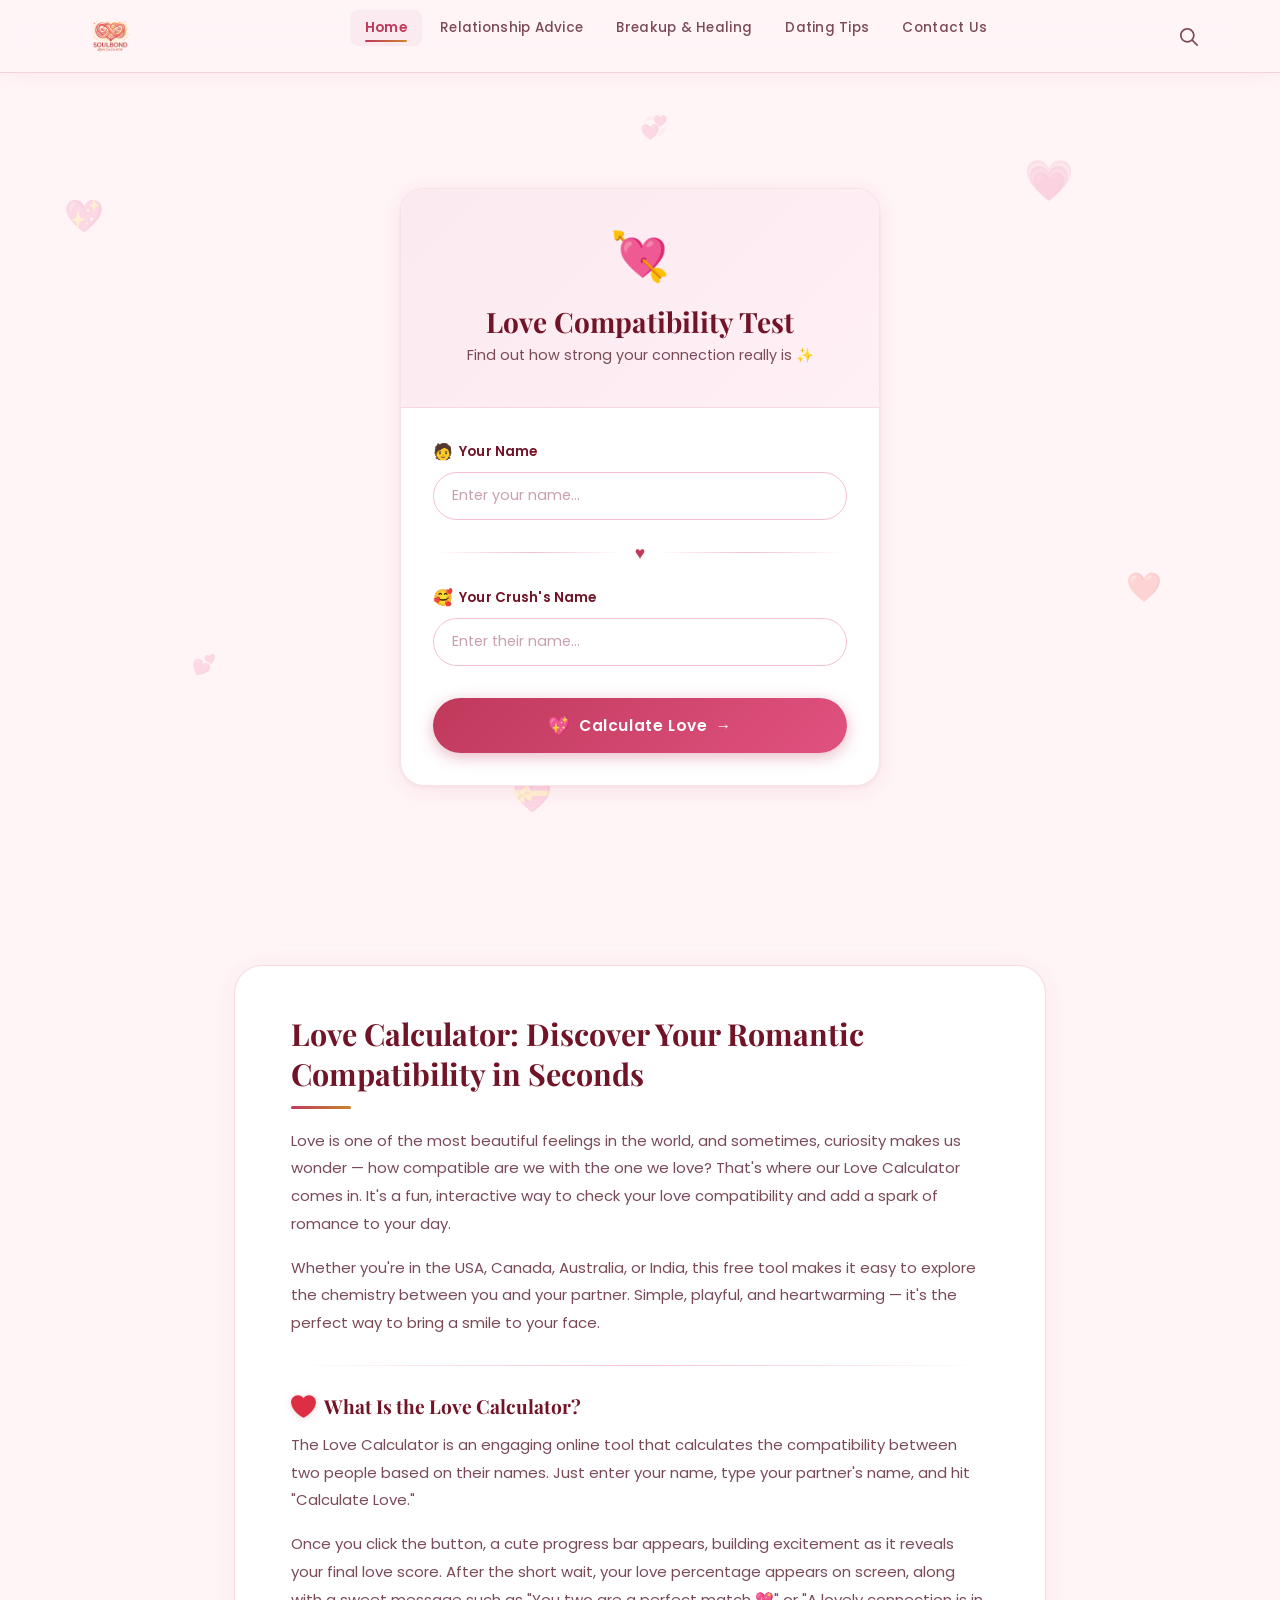
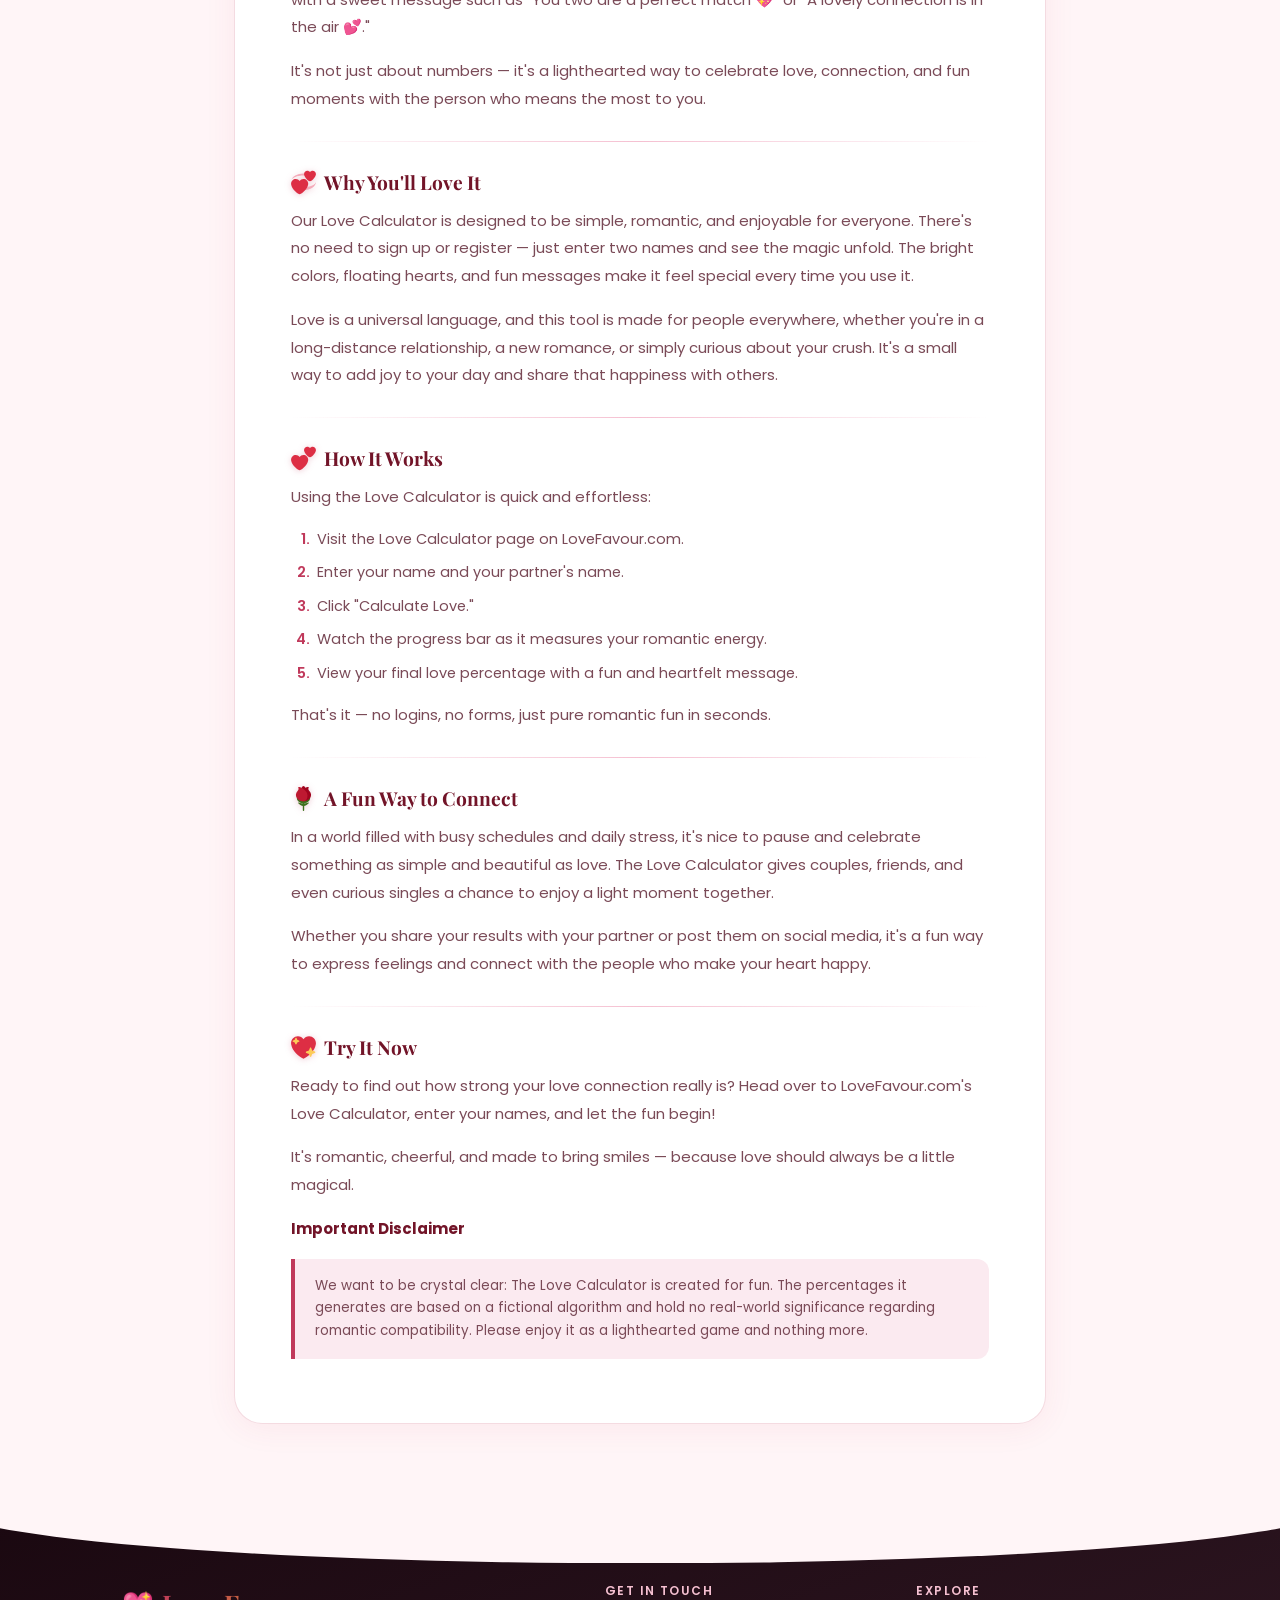
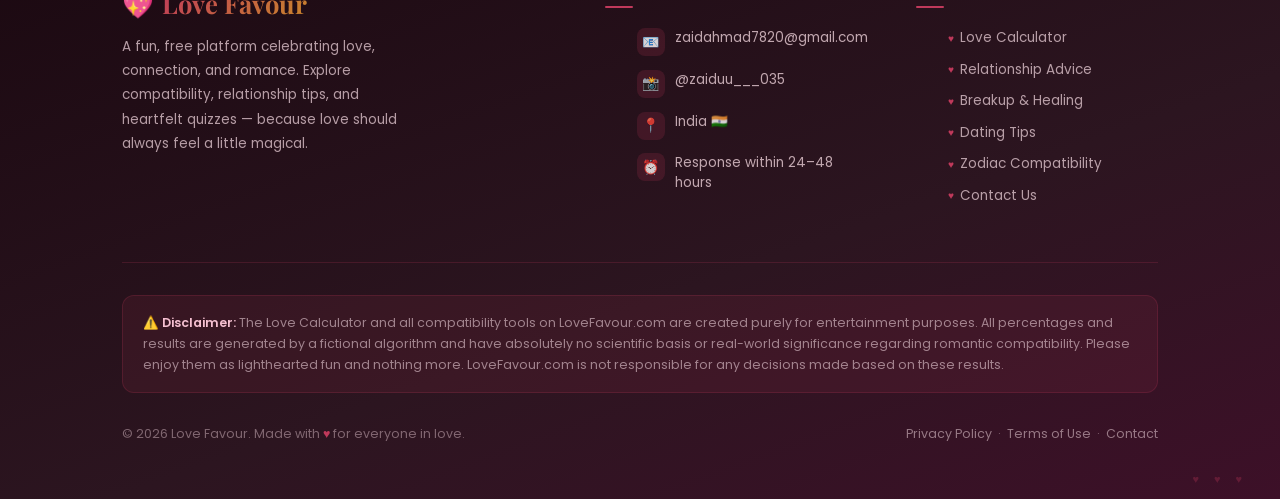
<file: index.html>
<!DOCTYPE html>
<html lang="en">

<head>
  <meta charset="UTF-8">
  <meta name="viewport" content="width=device-width, initial-scale=1.0">
  <title>Love Calculator</title>
  <link href="https://cdn.jsdelivr.net/npm/bootstrap@5.3.0-alpha2/dist/css/bootstrap.min.css" rel="stylesheet"
    integrity="sha384-aFq/bzH65dt+w6FI2ooMVUpc+21e0SRygnTpmBvdBgSdnuTN7QbdgL+OapgHtvPp" crossorigin="anonymous">
  <link rel="stylesheet" href="main.css">
</head>

<body>

  <nav class="has-branding main-navigation nav-align-right has-menu-bar-items sub-menu-right" id="site-navigation"
    aria-label="Primary" itemtype="https://schema.org/SiteNavigationElement" itemscope="">
    <div class="inside-navigation grid-container">
      <div class="navigation-branding">
        <div class="site-logo">
          <a href="#" title="Soul Bonding" rel="home">
            <img class="header-image is-logo-image" alt="Love Favour" src="colorBgLogo.png" title="Love Favour"
              width="150" height="90">
          </a>
        </div>
      </div>

      <button class="menu-toggle" id="menuToggleBtn" aria-controls="primary-menu" aria-expanded="false">
        <span class="gp-icon icon-menu-bars">
          <svg class="icon-open" viewBox="0 0 512 512" aria-hidden="true" xmlns="http://www.w3.org/2000/svg" width="1em"
            height="1em">
            <path
              d="M0 96c0-13.255 10.745-24 24-24h464c13.255 0 24 10.745 24 24s-10.745 24-24 24H24c-13.255 0-24-10.745-24-24zm0 160c0-13.255 10.745-24 24-24h464c13.255 0 24 10.745 24 24s-10.745 24-24 24H24c-13.255 0-24-10.745-24-24zm0 160c0-13.255 10.745-24 24-24h464c13.255 0 24 10.745 24 24s-10.745 24-24 24H24c-13.255 0-24-10.745-24-24z">
            </path>
          </svg>
          <svg class="icon-close" viewBox="0 0 512 512" aria-hidden="true" xmlns="http://www.w3.org/2000/svg"
            width="1em" height="1em" style="display:none;">
            <path
              d="M71.029 71.029c9.373-9.372 24.569-9.372 33.942 0L256 222.059l151.029-151.03c9.373-9.372 24.569-9.372 33.942 0 9.372 9.373 9.372 24.569 0 33.942L289.941 256l151.03 151.029c9.372 9.373 9.372 24.569 0 33.942-9.373 9.372-24.569 9.372-33.942 0L256 289.941l-151.029 151.03c-9.373 9.372-24.569 9.372-33.942 0-9.372-9.373-9.372-24.569 0-33.942L222.059 256 71.029 104.971c-9.372-9.373-9.372-24.569 0-33.942z">
            </path>
          </svg>
        </span>
        <span class="mobile-menu">Menu</span>
      </button>

      <div id="primary-menu" class="main-nav">
        <ul id="menu-primary-marketer" class="menu sf-menu">
          <li class="menu-item current-menu-item menu-item-home">
            <a href="#" aria-current="page">Home</a>
          </li>
          <li class="menu-item">
            <a href="relAdv.html">Relationship Advice</a>
          </li>
          <li class="menu-item">
            <a href="breakupAndHealing.html">Breakup &amp; Healing</a>
          </li>
          <li class="menu-item">
            <a href="#">Dating Tips</a>
          </li>
          <li class="menu-item">
            <a href="#">Contact Us</a>
          </li>
        </ul>
      </div>

      <div class="menu-bar-items">
        <span class="menu-bar-item">
          <a href="#" id="searchToggleBtn" role="button" aria-label="Open search" aria-expanded="false">
            <span class="gp-icon icon-search">
              <svg class="icon-search-open" viewBox="0 0 512 512" aria-hidden="true" xmlns="http://www.w3.org/2000/svg"
                width="1em" height="1em">
                <path fill-rule="evenodd" clip-rule="evenodd"
                  d="M208 48c-88.366 0-160 71.634-160 160s71.634 160 160 160 160-71.634 160-160S296.366 48 208 48zM0 208C0 93.125 93.125 0 208 0s208 93.125 208 208c0 48.741-16.765 93.566-44.843 129.024l133.826 134.018c9.366 9.379 9.355 24.575-.025 33.941-9.379 9.366-24.575 9.355-33.941-.025L337.238 370.987C301.747 399.167 256.839 416 208 416 93.125 416 0 322.875 0 208z">
                </path>
              </svg>
              <svg class="icon-search-close" viewBox="0 0 512 512" aria-hidden="true" xmlns="http://www.w3.org/2000/svg"
                width="1em" height="1em" style="display:none;">
                <path
                  d="M71.029 71.029c9.373-9.372 24.569-9.372 33.942 0L256 222.059l151.029-151.03c9.373-9.372 24.569-9.372 33.942 0 9.372 9.373 9.372 24.569 0 33.942L289.941 256l151.03 151.029c9.372 9.373 9.372 24.569 0 33.942-9.373 9.372-24.569 9.372-33.942 0L256 289.941l-151.029 151.03c-9.373 9.372-24.569 9.372-33.942 0-9.372-9.373-9.372-24.569 0-33.942L222.059 256 71.029 104.971c-9.372-9.373-9.372-24.569 0-33.942z">
                </path>
              </svg>
            </span>
          </a>
        </span>
      </div>
    </div>

    <div id="searchBar" class="search-bar-wrapper" style="display:none;" aria-hidden="true">
      <div class="search-bar-inner">
        <input type="text" id="searchInput" class="search-input" placeholder="Search articles, tips, quizzes…"
          autocomplete="off" />
        <button class="search-submit" aria-label="Submit search">
          <svg viewBox="0 0 512 512" xmlns="http://www.w3.org/2000/svg" width="18" height="18">
            <path fill-rule="evenodd"
              d="M208 48c-88.366 0-160 71.634-160 160s71.634 160 160 160 160-71.634 160-160S296.366 48 208 48zM0 208C0 93.125 93.125 0 208 0s208 93.125 208 208c0 48.741-16.765 93.566-44.843 129.024l133.826 134.018c9.366 9.379 9.355 24.575-.025 33.941-9.379 9.366-24.575 9.355-33.941-.025L337.238 370.987C301.747 399.167 256.839 416 208 416 93.125 416 0 322.875 0 208z">
            </path>
          </svg>
        </button>
      </div>
    </div>
  </nav>


  <main class="site-main">
    <section class="hero-section">
      <div class="hero-hearts" aria-hidden="true">
        <span class="h1">💖</span><span class="h2">💕</span><span class="h3">💗</span>
        <span class="h4">❤️</span><span class="h5">💞</span><span class="h6">💝</span>
      </div>

      <div class="calc-container">
        <div class="calc-card">

          <div class="calc-header">
            <span class="calc-emoji" aria-hidden="true">💘</span>
            <h1 class="calc-title">Love Compatibility Test</h1>
            <p class="calc-subtitle">Find out how strong your connection really is ✨</p>
          </div>

          <div class="calc-body">
            <div class="input-group-love">
              <label for="yourName" class="love-label">
                <span class="label-icon" aria-hidden="true">🧑</span> Your Name
              </label>
              <input type="text" id="yourName" class="love-input" placeholder="Enter your name…"
                autocomplete="given-name" maxlength="40" />
            </div>

            <div class="heart-divider" aria-hidden="true">
              <span class="divider-line"></span>
              <span class="divider-heart">♥</span>
              <span class="divider-line"></span>
            </div>

            <div class="input-group-love">
              <label for="crushName" class="love-label">
                <span class="label-icon" aria-hidden="true">🥰</span> Your Crush's Name
              </label>
              <input type="text" id="crushName" class="love-input" placeholder="Enter their name…" autocomplete="off"
                maxlength="40" />
            </div>
          </div>

          <div class="calc-footer">
            <button id="calculateBtn" class="calculate-btn" type="button">
              <span class="btn-icon" aria-hidden="true">💖</span>
              Calculate Love
              <span class="btn-arrow" aria-hidden="true">→</span>
            </button>
          </div>


          <div id="resultBox" class="result-box" style="display:none;" aria-live="polite">
            <div class="result-percent" id="resultPercent">0%</div>
            <div class="result-bar-track">
              <div class="result-bar-fill" id="resultBarFill"></div>
            </div>
            <p class="result-message" id="resultMessage"></p>
            <button class="retry-btn" id="retryBtn" type="button">Try Again 🔄</button>
          </div>

        </div>
      </div>
    </section>
  </main>


  <section class="about-section">
    <div>
      <div class="about">
        <h2>Love Calculator: Discover Your Romantic Compatibility in Seconds</h2>
        <p>Love is one of the most beautiful feelings in the world, and sometimes, curiosity makes us wonder — how
          compatible are we with the one we love? That's where our Love Calculator comes in. It's a fun, interactive way
          to check your love compatibility and add a spark of romance to your day.</p>

        <p>Whether you're in the USA, Canada, Australia, or India, this free tool makes it easy to explore the chemistry
          between you and your partner. Simple, playful, and heartwarming — it's the perfect way to bring a smile to
          your
          face.</p>

        <hr>

        <h3>
          <img draggable="false" role="img" src="heart.svj.svg" alt="❤️" height="25px">
          What Is the Love Calculator?
        </h3>

        <p>The Love Calculator is an engaging online tool that calculates the compatibility between two people based on
          their names. Just enter your name, type your partner's name, and hit "Calculate Love."</p>

        <p>Once you click the button, a cute progress bar appears, building excitement as it reveals your final love
          score. After the short wait, your love percentage appears on screen, along with a sweet message such as
          "You two are a perfect match 💖" or "A lovely connection is in the air 💕."</p>

        <p>It's not just about numbers — it's a lighthearted way to celebrate love, connection, and fun moments with the
          person who means the most to you.</p>

        <hr>

        <h3>
          <img src="2nd.svg" alt="💞" width="25px">
          Why You'll Love It
        </h3>

        <p>Our Love Calculator is designed to be simple, romantic, and enjoyable for everyone. There's no need to sign
          up
          or register — just enter two names and see the magic unfold. The bright colors, floating hearts, and fun
          messages make it feel special every time you use it.</p>

        <p>Love is a universal language, and this tool is made for people everywhere, whether you're in a long-distance
          relationship, a new romance, or simply curious about your crush. It's a small way to add joy to your day and
          share that happiness with others.</p>

        <hr>

        <h3>
          <img src="3rd.svg" alt="💕" width="25px">
          How It Works
        </h3>

        <p>Using the Love Calculator is quick and effortless:</p>

        <ol>
          <li>Visit the Love Calculator page on LoveFavour.com.</li>
          <li>Enter your name and your partner's name.</li>
          <li>Click "Calculate Love."</li>
          <li>Watch the progress bar as it measures your romantic energy.</li>
          <li>View your final love percentage with a fun and heartfelt message.</li>
        </ol>

        <p>That's it — no logins, no forms, just pure romantic fun in seconds.</p>

        <hr>

        <h3>
          <img src="4th.svg" alt="🌹" width="25px">
          A Fun Way to Connect
        </h3>

        <p>In a world filled with busy schedules and daily stress, it's nice to pause and celebrate something as simple
          and beautiful as love. The Love Calculator gives couples, friends, and even curious singles a chance to enjoy
          a
          light moment together.</p>

        <p>Whether you share your results with your partner or post them on social media, it's a fun way to express
          feelings and connect with the people who make your heart happy.</p>

        <hr>

        <h3>
          <img src="5th.svg" alt="💖" width="25px">
          Try It Now
        </h3>

        <p>Ready to find out how strong your love connection really is? Head over to LoveFavour.com's Love Calculator,
          enter your names, and let the fun begin!</p>

        <p>It's romantic, cheerful, and made to bring smiles — because love should always be a little magical.</p>

        <p><em><strong>Important Disclaimer</strong></em></p>
      </div>

      <p>We want to be crystal clear: The Love Calculator is created for fun. The percentages it generates are based on
        a
        fictional algorithm and hold no real-world significance regarding romantic compatibility. Please enjoy it as a
        lighthearted game and nothing more.</p>
    </div>
  </section>


  <footer class="site-footer" role="contentinfo">
    <div class="footer-inner">


      <div class="footer-grid">


        <div class="footer-col footer-brand">
          <div class="footer-logo">
            💖 <span>Love Favour</span>
          </div>
          <p>A fun, free platform celebrating love, connection, and romance. Explore compatibility, relationship tips,
            and
            heartfelt quizzes — because love should always feel a little magical.</p>
        </div>


        <div class="footer-col">
          <h4>Get in Touch</h4>
          <ul class="footer-contact-list">
            <li>
              <span class="contact-icon">📧</span>
              <span>
                <a href="mailto:yourname@gmail.com">zaidahmad7820@gmail.com</a>
              </span>
            </li>
            <li>
              <span class="contact-icon">📸</span>
              <span>
                <a href="https://instagram.com/zaiduu___035" target="_blank" rel="noopener noreferrer">
                  @zaiduu___035
                </a>
              </span>
            </li>
            <li>
              <span class="contact-icon">📍</span>
              <span>India 🇮🇳</span>
            </li>
            <li>
              <span class="contact-icon">⏰</span>
              <span>Response within 24–48 hours</span>
            </li>
          </ul>
        </div>


        <div class="footer-col">
          <h4>Explore</h4>
          <ul class="footer-links-list">
            <li><a href="#">Love Calculator</a></li>
            <li><a href="#">Relationship Advice</a></li>
            <li><a href="breakupAndHealing.html">Breakup &amp; Healing</a></li>
            <li><a href="#">Dating Tips</a></li>
            <li><a href="#">Zodiac Compatibility</a></li>
            <li><a href="#">Contact Us</a></li>
          </ul>
        </div>

      </div>


      <div class="footer-disclaimer">
        <strong>⚠️ Disclaimer:</strong> The Love Calculator and all compatibility tools on LoveFavour.com are created
        purely for entertainment purposes. All percentages and results are generated by a fictional algorithm and have
        absolutely no scientific basis or real-world significance regarding romantic compatibility. Please enjoy them as
        lighthearted fun and nothing more. LoveFavour.com is not responsible for any decisions made based on these
        results.
      </div>


      <div class="footer-bottom">
        <p>© <span id="footerYear"></span> Love Favour. Made with <span class="footer-heart">♥</span> for everyone in
          love.</p>
        <p>
          <a href="#">Privacy Policy</a> &nbsp;·&nbsp;
          <a href="#">Terms of Use</a> &nbsp;·&nbsp;
          <a href="#">Contact</a>
        </p>
      </div>

    </div>
  </footer>

  <script src="https://cdn.jsdelivr.net/npm/bootstrap@5.3.8/dist/js/bootstrap.bundle.min.js"
    integrity="sha384-FKyoEForCGlyvwx9Hj09JcYn3nv7wiPVlz7YYwJrWVcXK/BmnVDxM+D2scQbITxI"
    crossorigin="anonymous"></script>

  <script src="mainScript.js"></script>

</body>

</html>
</file>
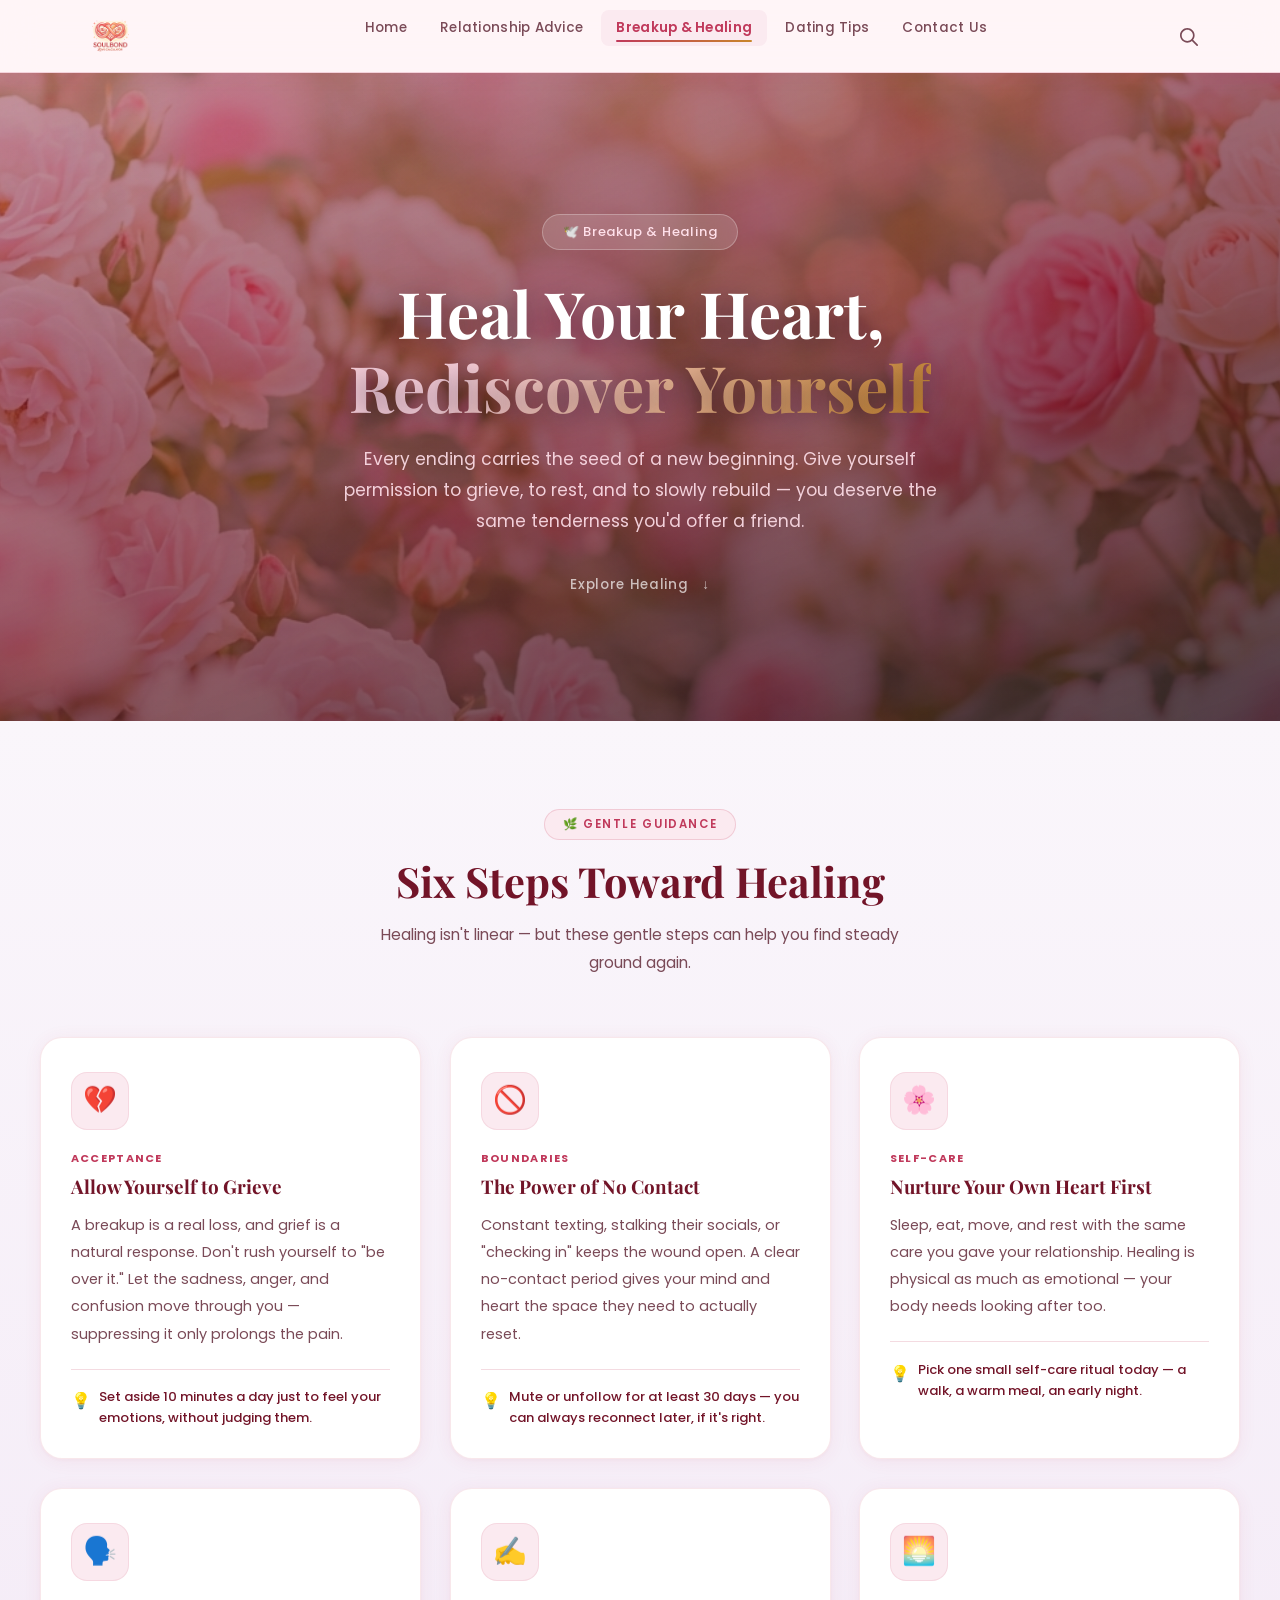
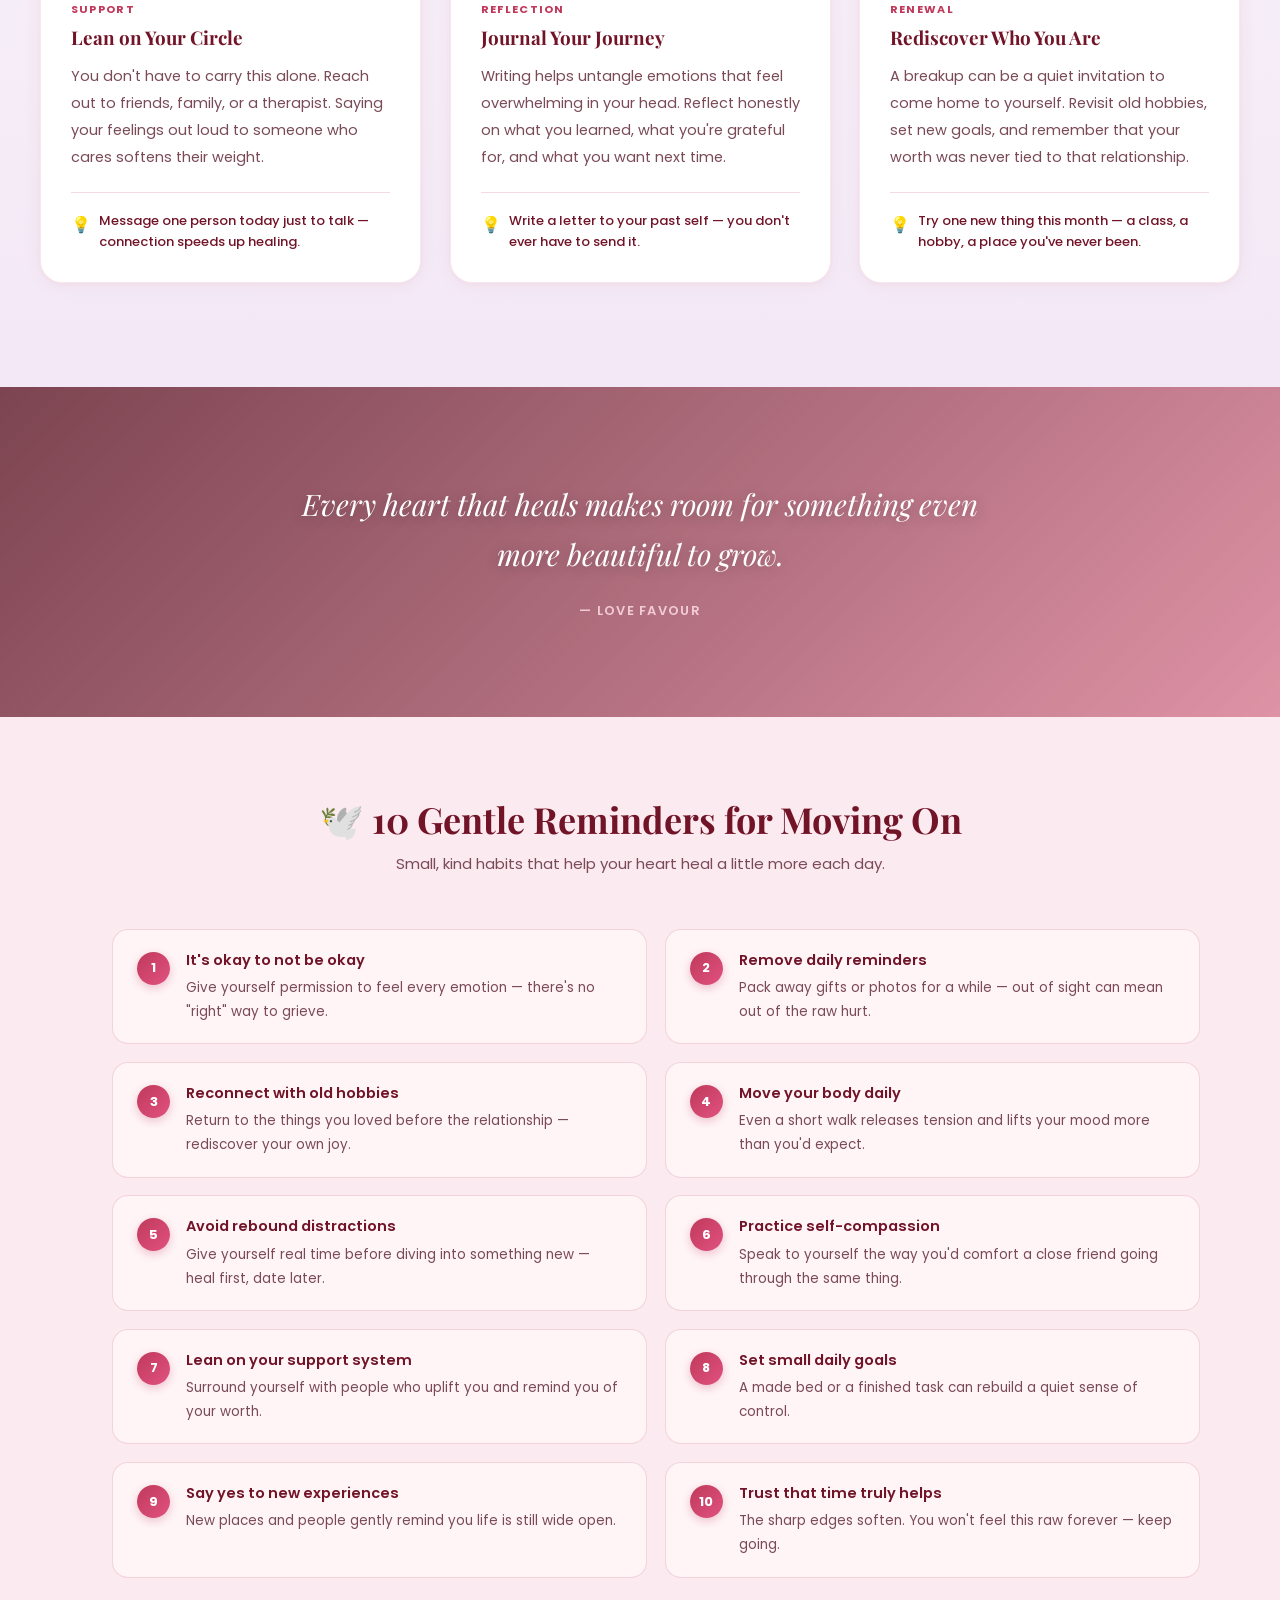
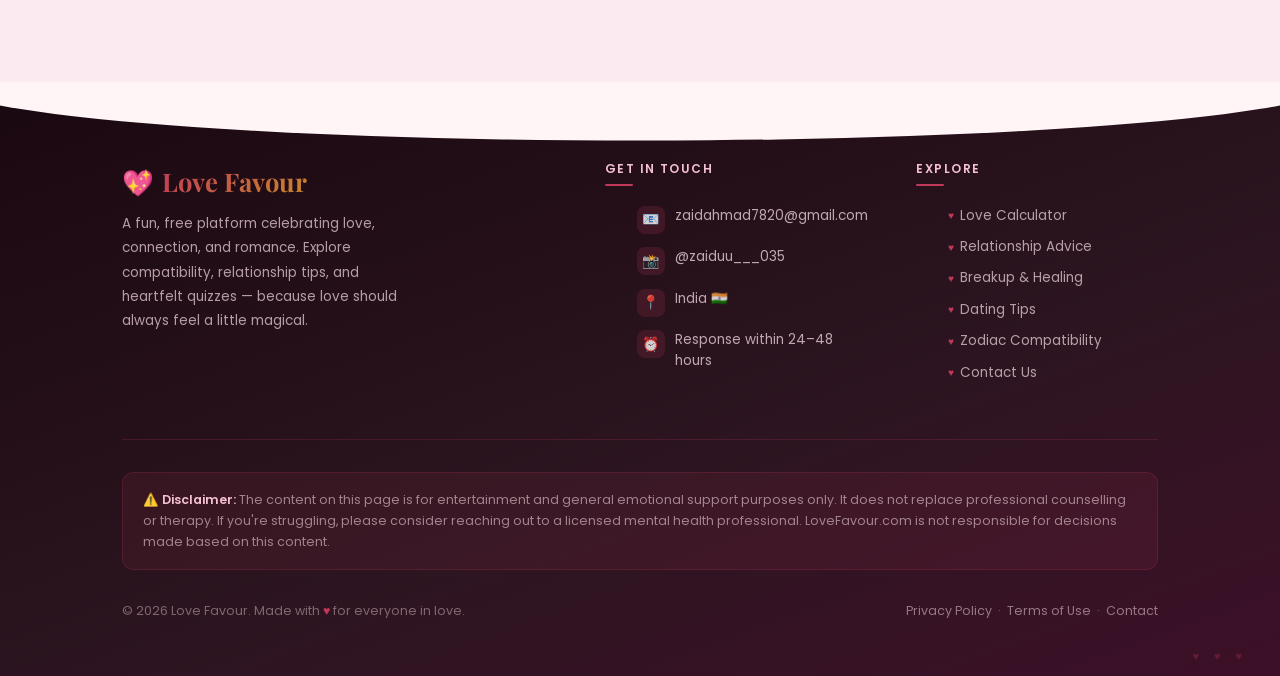
<file: breakupAndHealing.html>
<!DOCTYPE html>
<html lang="en">

<head>
    <meta charset="UTF-8">
    <meta name="viewport" content="width=device-width, initial-scale=1.0">
    <title>Breakup &amp; Healing – Love Favour</title>
    <meta name="description"
        content="Gentle, heartfelt guidance for healing after a breakup — coping with heartbreak, letting go, and rediscovering yourself again.">
    <link href="https://cdn.jsdelivr.net/npm/bootstrap@5.3.0-alpha2/dist/css/bootstrap.min.css" rel="stylesheet"
        integrity="sha384-aFq/bzH65dt+w6FI2ooMVUpc+21e0SRygnTpmBvdBgSdnuTN7QbdgL+OapgHtvPp" crossorigin="anonymous">

    <link rel="stylesheet" href="main.css">

    <link rel="stylesheet" href="breakupAndHeal.css">
</head>

<body>

    <nav class="has-branding main-navigation nav-align-right has-menu-bar-items sub-menu-right" id="site-navigation"
        aria-label="Primary" itemtype="https://schema.org/SiteNavigationElement" itemscope="">
        <div class="inside-navigation grid-container">
            <div class="navigation-branding">
                <div class="site-logo">
                    <a href="index.html" title="Soul Bonding" rel="home">
                        <img class="header-image is-logo-image" alt="Love Favour" src="colorBgLogo.png"
                            title="Love Favour" width="150" height="90">
                    </a>
                </div>
            </div>

            <button class="menu-toggle" id="menuToggleBtn" aria-controls="primary-menu" aria-expanded="false">
                <span class="gp-icon icon-menu-bars">
                    <svg class="icon-open" viewBox="0 0 512 512" aria-hidden="true" xmlns="http://www.w3.org/2000/svg"
                        width="1em" height="1em">
                        <path
                            d="M0 96c0-13.255 10.745-24 24-24h464c13.255 0 24 10.745 24 24s-10.745 24-24 24H24c-13.255 0-24-10.745-24-24zm0 160c0-13.255 10.745-24 24-24h464c13.255 0 24 10.745 24 24s-10.745 24-24 24H24c-13.255 0-24-10.745-24-24zm0 160c0-13.255 10.745-24 24-24h464c13.255 0 24 10.745 24 24s-10.745 24-24 24H24c-13.255 0-24-10.745-24-24z">
                        </path>
                    </svg>
                    <svg class="icon-close" viewBox="0 0 512 512" aria-hidden="true" xmlns="http://www.w3.org/2000/svg"
                        width="1em" height="1em" style="display:none;">
                        <path
                            d="M71.029 71.029c9.373-9.372 24.569-9.372 33.942 0L256 222.059l151.029-151.03c9.373-9.372 24.569-9.372 33.942 0 9.372 9.373 9.372 24.569 0 33.942L289.941 256l151.03 151.029c9.372 9.373 9.372 24.569 0 33.942-9.373 9.372-24.569 9.372-33.942 0L256 289.941l-151.029 151.03c-9.373 9.372-24.569 9.372-33.942 0-9.372-9.373-9.372-24.569 0-33.942L222.059 256 71.029 104.971c-9.372-9.373-9.372-24.569 0-33.942z">
                        </path>
                    </svg>
                </span>
                <span class="mobile-menu">Menu</span>
            </button>

            <div id="primary-menu" class="main-nav">
                <ul id="menu-primary-marketer" class="menu sf-menu">
                    <li class="menu-item menu-item-home">
                        <a href="index.html">Home</a>
                    </li>
                    <li class="menu-item">
                        <a href="relAdv.html">Relationship Advice</a>
                    </li>
                    <li class="menu-item current-menu-item">
                        <a href="breakupAndHealing.html">Breakup &amp; Healing</a>
                    </li>
                    <li class="menu-item">
                        <a href="#">Dating Tips</a>
                    </li>
                    <li class="menu-item">
                        <a href="#">Contact Us</a>
                    </li>
                </ul>
            </div>

            <div class="menu-bar-items">
                <span class="menu-bar-item">
                    <a href="#" id="searchToggleBtn" role="button" aria-label="Open search" aria-expanded="false">
                        <span class="gp-icon icon-search">
                            <svg class="icon-search-open" viewBox="0 0 512 512" aria-hidden="true"
                                xmlns="http://www.w3.org/2000/svg" width="1em" height="1em">
                                <path fill-rule="evenodd" clip-rule="evenodd"
                                    d="M208 48c-88.366 0-160 71.634-160 160s71.634 160 160 160 160-71.634 160-160S296.366 48 208 48zM0 208C0 93.125 93.125 0 208 0s208 93.125 208 208c0 48.741-16.765 93.566-44.843 129.024l133.826 134.018c9.366 9.379 9.355 24.575-.025 33.941-9.379 9.366-24.575 9.355-33.941-.025L337.238 370.987C301.747 399.167 256.839 416 208 416 93.125 416 0 322.875 0 208z">
                                </path>
                            </svg>
                            <svg class="icon-search-close" viewBox="0 0 512 512" aria-hidden="true"
                                xmlns="http://www.w3.org/2000/svg" width="1em" height="1em" style="display:none;">
                                <path
                                    d="M71.029 71.029c9.373-9.372 24.569-9.372 33.942 0L256 222.059l151.029-151.03c9.373-9.372 24.569-9.372 33.942 0 9.372 9.373 9.372 24.569 0 33.942L289.941 256l151.03 151.029c9.372 9.373 9.372 24.569 0 33.942-9.373 9.372-24.569 9.372-33.942 0L256 289.941l-151.029 151.03c-9.373 9.372-24.569 9.372-33.942 0-9.372-9.373-9.372-24.569 0-33.942L222.059 256 71.029 104.971c-9.372-9.373-9.372-24.569 0-33.942z">
                                </path>
                            </svg>
                        </span>
                    </a>
                </span>
            </div>
        </div>

        <div id="searchBar" class="search-bar-wrapper" style="display:none;" aria-hidden="true">
            <div class="search-bar-inner">
                <input type="text" id="searchInput" class="search-input" placeholder="Search healing tips…"
                    autocomplete="off" />
                <button class="search-submit" aria-label="Submit search">
                    <svg viewBox="0 0 512 512" xmlns="http://www.w3.org/2000/svg" width="18" height="18">
                        <path fill-rule="evenodd"
                            d="M208 48c-88.366 0-160 71.634-160 160s71.634 160 160 160 160-71.634 160-160S296.366 48 208 48zM0 208C0 93.125 93.125 0 208 0s208 93.125 208 208c0 48.741-16.765 93.566-44.843 129.024l133.826 134.018c9.366 9.379 9.355 24.575-.025 33.941-9.379 9.366-24.575 9.355-33.941-.025L337.238 370.987C301.747 399.167 256.839 416 208 416 93.125 416 0 322.875 0 208z">
                        </path>
                    </svg>
                </button>
            </div>
        </div>
    </nav>

    <section class="heal-hero" id="heal-hero">
        <div class="heal-hero-bg" aria-hidden="true"></div>
        <div class="heal-hero-overlay" aria-hidden="true"></div>
        <div class="hero-petals" aria-hidden="true">
            <span class="p1">🍃</span>
            <span class="p2">🕊️</span>
            <span class="p3">🌙</span>
            <span class="p4">🍃</span>
            <span class="p5">✨</span>
            <span class="p6">🕊️</span>
        </div>
        <div class="heal-hero-content">
            <div class="heal-hero-badge">🕊️ Breakup &amp; Healing</div>
            <h1>Heal Your Heart, <em>Rediscover Yourself</em></h1>
            <p class="heal-hero-sub">
                Every ending carries the seed of a new beginning. Give yourself permission to grieve, to rest,
                and to slowly rebuild — you deserve the same tenderness you'd offer a friend.
            </p>
            <span class="heal-hero-scroll"
                onclick="document.getElementById('heal-cards').scrollIntoView({behavior:'smooth'})">
                Explore Healing &nbsp; ↓
            </span>
        </div>
    </section>


    <section class="heal-section" id="heal-cards">
        <div class="heal-section-inner">

            <div class="heal-section-head">
                <span class="section-tag">🌿 Gentle Guidance</span>
                <h2>Six Steps Toward Healing</h2>
                <p>Healing isn't linear — but these gentle steps can help you find steady ground again.</p>
            </div>

            <div class="heal-grid">

                <!-- Card 1 -->
                <article class="heal-card" id="heal-card-1">
                    <div class="heal-card-icon" aria-hidden="true">💔</div>
                    <div class="heal-card-tag">Acceptance</div>
                    <h3>Allow Yourself to Grieve</h3>
                    <p>A breakup is a real loss, and grief is a natural response. Don't rush yourself to "be over
                        it." Let the sadness, anger, and confusion move through you — suppressing it only
                        prolongs the pain.</p>
                    <div class="heal-card-tip">
                        <span class="tip-icon">💡</span>
                        <span>Set aside 10 minutes a day just to feel your emotions, without judging them.</span>
                    </div>
                </article>


                <article class="heal-card" id="heal-card-2">
                    <div class="heal-card-icon" aria-hidden="true">🚫</div>
                    <div class="heal-card-tag">Boundaries</div>
                    <h3>The Power of No Contact</h3>
                    <p>Constant texting, stalking their socials, or "checking in" keeps the wound open. A clear
                        no-contact period gives your mind and heart the space they need to actually reset.</p>
                    <div class="heal-card-tip">
                        <span class="tip-icon">💡</span>
                        <span>Mute or unfollow for at least 30 days — you can always reconnect later, if it's
                            right.</span>
                    </div>
                </article>


                <article class="heal-card" id="heal-card-3">
                    <div class="heal-card-icon" aria-hidden="true">🌸</div>
                    <div class="heal-card-tag">Self-Care</div>
                    <h3>Nurture Your Own Heart First</h3>
                    <p>Sleep, eat, move, and rest with the same care you gave your relationship. Healing is
                        physical as much as emotional — your body needs looking after too.</p>
                    <div class="heal-card-tip">
                        <span class="tip-icon">💡</span>
                        <span>Pick one small self-care ritual today — a walk, a warm meal, an early night.</span>
                    </div>
                </article>


                <article class="heal-card" id="heal-card-4">
                    <div class="heal-card-icon" aria-hidden="true">🗣️</div>
                    <div class="heal-card-tag">Support</div>
                    <h3>Lean on Your Circle</h3>
                    <p>You don't have to carry this alone. Reach out to friends, family, or a therapist. Saying
                        your feelings out loud to someone who cares softens their weight.</p>
                    <div class="heal-card-tip">
                        <span class="tip-icon">💡</span>
                        <span>Message one person today just to talk — connection speeds up healing.</span>
                    </div>
                </article>


                <article class="heal-card" id="heal-card-5">
                    <div class="heal-card-icon" aria-hidden="true">✍️</div>
                    <div class="heal-card-tag">Reflection</div>
                    <h3>Journal Your Journey</h3>
                    <p>Writing helps untangle emotions that feel overwhelming in your head. Reflect honestly on
                        what you learned, what you're grateful for, and what you want next time.</p>
                    <div class="heal-card-tip">
                        <span class="tip-icon">💡</span>
                        <span>Write a letter to your past self — you don't ever have to send it.</span>
                    </div>
                </article>


                <article class="heal-card" id="heal-card-6">
                    <div class="heal-card-icon" aria-hidden="true">🌅</div>
                    <div class="heal-card-tag">Renewal</div>
                    <h3>Rediscover Who You Are</h3>
                    <p>A breakup can be a quiet invitation to come home to yourself. Revisit old hobbies, set new
                        goals, and remember that your worth was never tied to that relationship.</p>
                    <div class="heal-card-tip">
                        <span class="tip-icon">💡</span>
                        <span>Try one new thing this month — a class, a hobby, a place you've never been.</span>
                    </div>
                </article>

            </div>
        </div>
    </section>


    <section class="heal-quote-banner" aria-label="Healing quote">
        <div class="heal-quote-banner-inner">
            <span class="quote-mark" aria-hidden="true"></span>
            <blockquote>Every heart that heals makes room for something even more beautiful to grow.</blockquote>
            <p class="quote-author">— Love Favour</p>
        </div>
    </section>


    <section class="heal-tips-strip" id="quick-tips">
        <div class="heal-tips-strip-inner">
            <div class="heal-tips-strip-head">
                <h2>🕊️ 10 Gentle Reminders for Moving On</h2>
                <p>Small, kind habits that help your heart heal a little more each day.</p>
            </div>

            <ul class="heal-tips-list">
                <li class="tip-item" id="tip-1">
                    <div class="tip-num">1</div>
                    <div class="tip-item-text">
                        <strong>It's okay to not be okay</strong>
                        <span>Give yourself permission to feel every emotion — there's no "right" way to
                            grieve.</span>
                    </div>
                </li>
                <li class="tip-item" id="tip-2">
                    <div class="tip-num">2</div>
                    <div class="tip-item-text">
                        <strong>Remove daily reminders</strong>
                        <span>Pack away gifts or photos for a while — out of sight can mean out of the raw
                            hurt.</span>
                    </div>
                </li>
                <li class="tip-item" id="tip-3">
                    <div class="tip-num">3</div>
                    <div class="tip-item-text">
                        <strong>Reconnect with old hobbies</strong>
                        <span>Return to the things you loved before the relationship — rediscover your own
                            joy.</span>
                    </div>
                </li>
                <li class="tip-item" id="tip-4">
                    <div class="tip-num">4</div>
                    <div class="tip-item-text">
                        <strong>Move your body daily</strong>
                        <span>Even a short walk releases tension and lifts your mood more than you'd
                            expect.</span>
                    </div>
                </li>
                <li class="tip-item" id="tip-5">
                    <div class="tip-num">5</div>
                    <div class="tip-item-text">
                        <strong>Avoid rebound distractions</strong>
                        <span>Give yourself real time before diving into something new — heal first, date
                            later.</span>
                    </div>
                </li>
                <li class="tip-item" id="tip-6">
                    <div class="tip-num">6</div>
                    <div class="tip-item-text">
                        <strong>Practice self-compassion</strong>
                        <span>Speak to yourself the way you'd comfort a close friend going through the same
                            thing.</span>
                    </div>
                </li>
                <li class="tip-item" id="tip-7">
                    <div class="tip-num">7</div>
                    <div class="tip-item-text">
                        <strong>Lean on your support system</strong>
                        <span>Surround yourself with people who uplift you and remind you of your worth.</span>
                    </div>
                </li>
                <li class="tip-item" id="tip-8">
                    <div class="tip-num">8</div>
                    <div class="tip-item-text">
                        <strong>Set small daily goals</strong>
                        <span>A made bed or a finished task can rebuild a quiet sense of control.</span>
                    </div>
                </li>
                <li class="tip-item" id="tip-9">
                    <div class="tip-num">9</div>
                    <div class="tip-item-text">
                        <strong>Say yes to new experiences</strong>
                        <span>New places and people gently remind you life is still wide open.</span>
                    </div>
                </li>
                <li class="tip-item" id="tip-10">
                    <div class="tip-num">10</div>
                    <div class="tip-item-text">
                        <strong>Trust that time truly helps</strong>
                        <span>The sharp edges soften. You won't feel this raw forever — keep going.</span>
                    </div>
                </li>
            </ul>
        </div>
    </section>

    <footer class="site-footer" role="contentinfo">
        <div class="footer-inner">

            <div class="footer-grid">
                <div class="footer-col footer-brand">
                    <div class="footer-logo">💖 <span>Love Favour</span></div>
                    <p>A fun, free platform celebrating love, connection, and romance. Explore compatibility,
                        relationship tips, and heartfelt quizzes — because love should always feel a little
                        magical.</p>
                </div>

                <div class="footer-col">
                    <h4>Get in Touch</h4>
                    <ul class="footer-contact-list">
                        <li>
                            <span class="contact-icon">📧</span>
                            <span><a href="mailto:zaidahmad7820@gmail.com">zaidahmad7820@gmail.com</a></span>
                        </li>
                        <li>
                            <span class="contact-icon">📸</span>
                            <span><a href="https://instagram.com/zaiduu___035" target="_blank"
                                    rel="noopener noreferrer">@zaiduu___035</a></span>
                        </li>
                        <li>
                            <span class="contact-icon">📍</span>
                            <span>India 🇮🇳</span>
                        </li>
                        <li>
                            <span class="contact-icon">⏰</span>
                            <span>Response within 24–48 hours</span>
                        </li>
                    </ul>
                </div>

                <div class="footer-col">
                    <h4>Explore</h4>
                    <ul class="footer-links-list">
                        <li><a href="index.html">Love Calculator</a></li>
                        <li><a href="relAdv.html">Relationship Advice</a></li>
                        <li><a href="breakupAndHealing.html">Breakup &amp; Healing</a></li>
                        <li><a href="#">Dating Tips</a></li>
                        <li><a href="#">Zodiac Compatibility</a></li>
                        <li><a href="#">Contact Us</a></li>
                    </ul>
                </div>
            </div>

            <div class="footer-disclaimer">
                <strong>⚠️ Disclaimer:</strong> The content on this page is for entertainment and general emotional
                support purposes only. It does not replace professional counselling or therapy. If you're struggling,
                please consider reaching out to a licensed mental health professional. LoveFavour.com is not
                responsible for decisions made based on this content.
            </div>

            <div class="footer-bottom">
                <p>© <span id="footerYear"></span> Love Favour. Made with <span class="footer-heart">♥</span> for
                    everyone in love.</p>
                <p>
                    <a href="#">Privacy Policy</a> &nbsp;·&nbsp;
                    <a href="#">Terms of Use</a> &nbsp;·&nbsp;
                    <a href="#">Contact</a>
                </p>
            </div>

        </div>
    </footer>

    <script src="https://cdn.jsdelivr.net/npm/bootstrap@5.3.8/dist/js/bootstrap.bundle.min.js"
        integrity="sha384-FKyoEForCGlyvwx9Hj09JcYn3nv7wiPVlz7YYwJrWVcXK/BmnVDxM+D2scQbITxI"
        crossorigin="anonymous"></script>
    <script src="breakupAndHealing.js"></script>

</body>

</html>
</file>
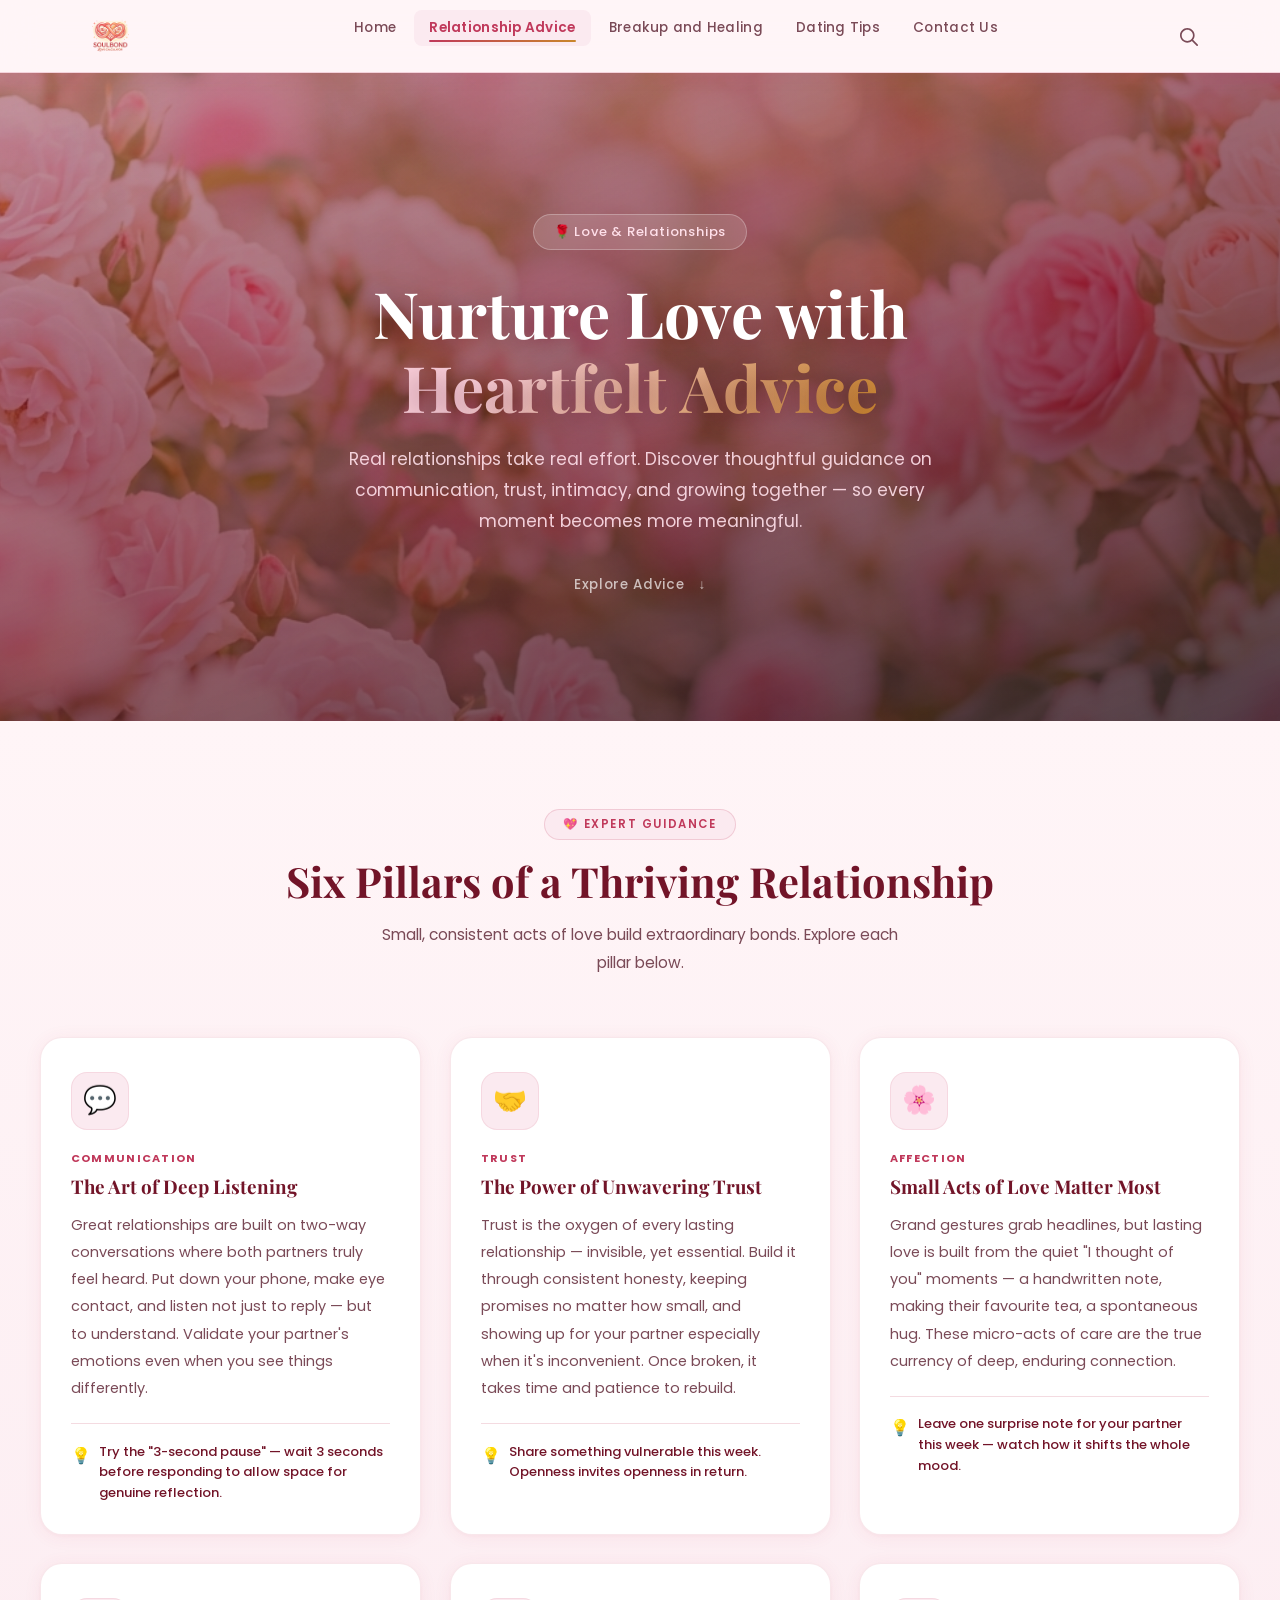
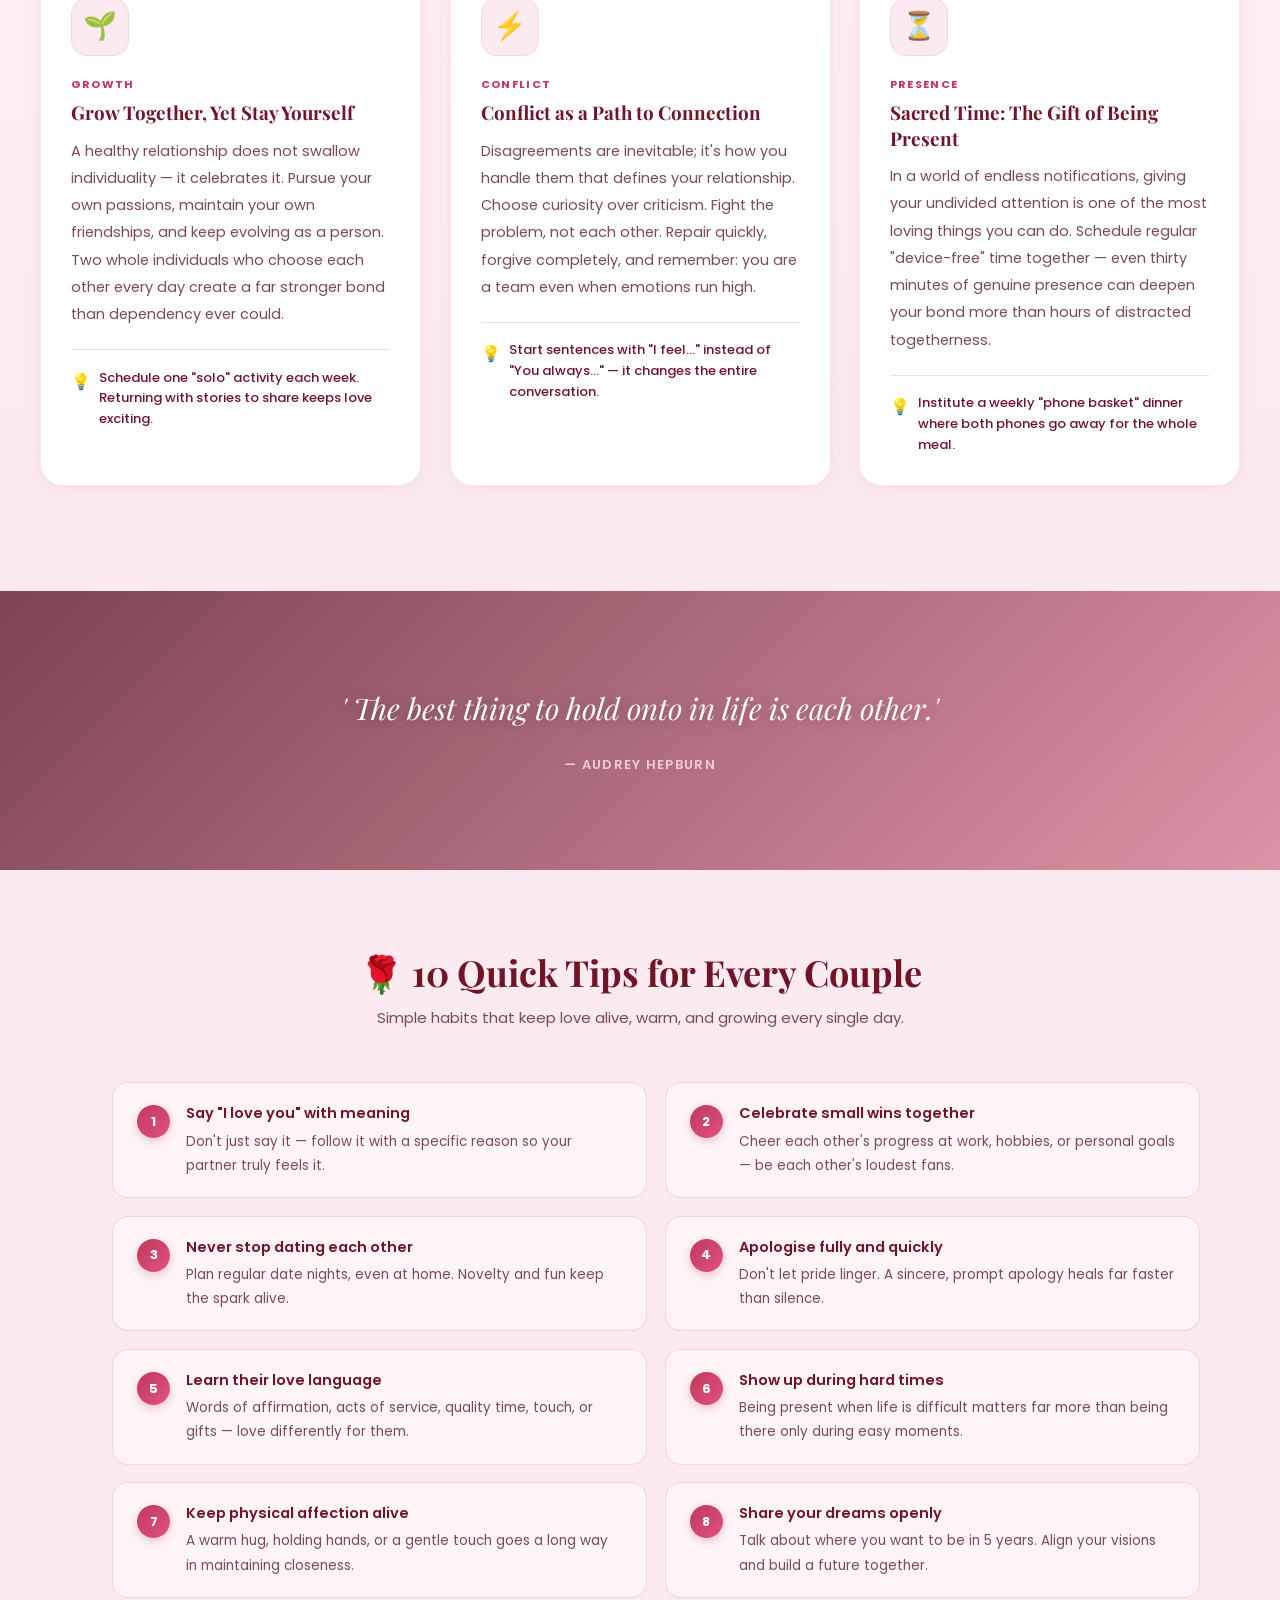
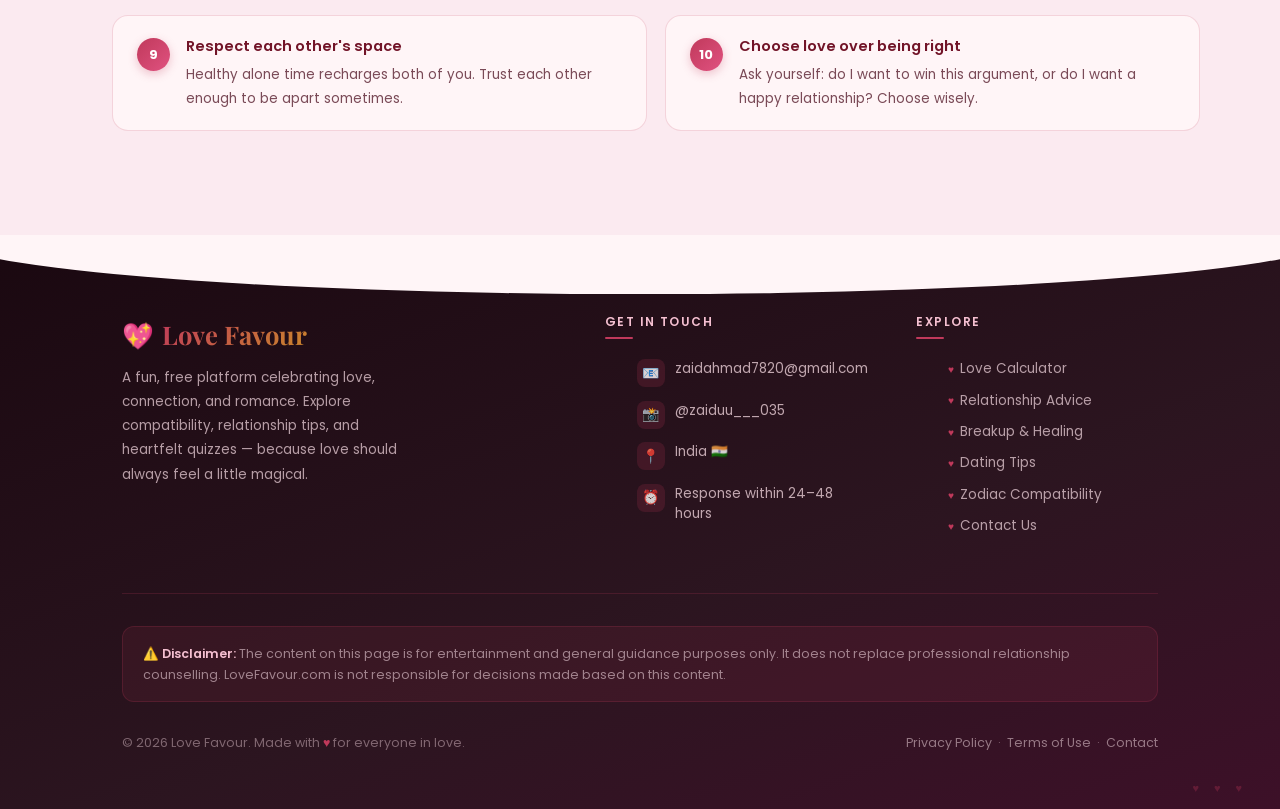
<file: relAdv.html>
<!DOCTYPE html>
<html lang="en">

<head>
    <meta charset="UTF-8">
    <meta name="viewport" content="width=device-width, initial-scale=1.0">
    <title>Relationship Advice – Love Favour</title>
    <meta name="description"
        content="Explore heartfelt relationship advice on communication, trust, love languages and more. Thoughtful tips to help your relationship bloom.">
    <link href="https://cdn.jsdelivr.net/npm/bootstrap@5.3.0-alpha2/dist/css/bootstrap.min.css" rel="stylesheet"
        integrity="sha384-aFq/bzH65dt+w6FI2ooMVUpc+21e0SRygnTpmBvdBgSdnuTN7QbdgL+OapgHtvPp" crossorigin="anonymous">

    <link rel="stylesheet" href="main.css">

    <link rel="stylesheet" href="relAdv.css">
</head>

<body>


    <nav class="has-branding main-navigation nav-align-right has-menu-bar-items sub-menu-right" id="site-navigation"
        aria-label="Primary" itemtype="https://schema.org/SiteNavigationElement" itemscope="">
        <div class="inside-navigation grid-container">
            <div class="navigation-branding">
                <div class="site-logo">
                    <a href="index.html" title="Soul Bonding" rel="home">
                        <img class="header-image is-logo-image" alt="Love Favour" src="colorBgLogo.png"
                            title="Love Favour" width="150" height="90">
                    </a>
                </div>
            </div>

            <button class="menu-toggle" id="menuToggleBtn" aria-controls="primary-menu" aria-expanded="false">
                <span class="gp-icon icon-menu-bars">
                    <svg class="icon-open" viewBox="0 0 512 512" aria-hidden="true" xmlns="http://www.w3.org/2000/svg"
                        width="1em" height="1em">
                        <path
                            d="M0 96c0-13.255 10.745-24 24-24h464c13.255 0 24 10.745 24 24s-10.745 24-24 24H24c-13.255 0-24-10.745-24-24zm0 160c0-13.255 10.745-24 24-24h464c13.255 0 24 10.745 24 24s-10.745 24-24 24H24c-13.255 0-24-10.745-24-24zm0 160c0-13.255 10.745-24 24-24h464c13.255 0 24 10.745 24 24s-10.745 24-24 24H24c-13.255 0-24-10.745-24-24z">
                        </path>
                    </svg>
                    <svg class="icon-close" viewBox="0 0 512 512" aria-hidden="true" xmlns="http://www.w3.org/2000/svg"
                        width="1em" height="1em" style="display:none;">
                        <path
                            d="M71.029 71.029c9.373-9.372 24.569-9.372 33.942 0L256 222.059l151.029-151.03c9.373-9.372 24.569-9.372 33.942 0 9.372 9.373 9.372 24.569 0 33.942L289.941 256l151.03 151.029c9.372 9.373 9.372 24.569 0 33.942-9.373 9.372-24.569 9.372-33.942 0L256 289.941l-151.029 151.03c-9.373 9.372-24.569 9.372-33.942 0-9.372-9.373-9.372-24.569 0-33.942L222.059 256 71.029 104.971c-9.372-9.373-9.372-24.569 0-33.942z">
                        </path>
                    </svg>
                </span>
                <span class="mobile-menu">Menu</span>
            </button>

            <div id="primary-menu" class="main-nav">
                <ul id="menu-primary-marketer" class="menu sf-menu">
                    <li class="menu-item menu-item-home">
                        <a href="index.html">Home</a>
                    </li>
                    <li class="menu-item current-menu-item">
                        <a href="relAdv.html" aria-current="page">Relationship Advice</a>
                    </li>
                    <li class="menu-item">
                        <a href="#">Breakup and Healing</a>
                    </li>
                    <li class="menu-item">
                        <a href="#">Dating Tips</a>
                    </li>
                    <li class="menu-item">
                        <a href="#">Contact Us</a>
                    </li>
                </ul>
            </div>

            <div class="menu-bar-items">
                <span class="menu-bar-item">
                    <a href="#" id="searchToggleBtn" role="button" aria-label="Open search" aria-expanded="false">
                        <span class="gp-icon icon-search">
                            <svg class="icon-search-open" viewBox="0 0 512 512" aria-hidden="true"
                                xmlns="http://www.w3.org/2000/svg" width="1em" height="1em">
                                <path fill-rule="evenodd" clip-rule="evenodd"
                                    d="M208 48c-88.366 0-160 71.634-160 160s71.634 160 160 160 160-71.634 160-160S296.366 48 208 48zM0 208C0 93.125 93.125 0 208 0s208 93.125 208 208c0 48.741-16.765 93.566-44.843 129.024l133.826 134.018c9.366 9.379 9.355 24.575-.025 33.941-9.379 9.366-24.575 9.355-33.941-.025L337.238 370.987C301.747 399.167 256.839 416 208 416 93.125 416 0 322.875 0 208z">
                                </path>
                            </svg>
                            <svg class="icon-search-close" viewBox="0 0 512 512" aria-hidden="true"
                                xmlns="http://www.w3.org/2000/svg" width="1em" height="1em" style="display:none;">
                                <path
                                    d="M71.029 71.029c9.373-9.372 24.569-9.372 33.942 0L256 222.059l151.029-151.03c9.373-9.372 24.569-9.372 33.942 0 9.372 9.373 9.372 24.569 0 33.942L289.941 256l151.03 151.029c9.372 9.373 9.372 24.569 0 33.942-9.373 9.372-24.569 9.372-33.942 0L256 289.941l-151.029 151.03c-9.373 9.372-24.569 9.372-33.942 0-9.372-9.373-9.372-24.569 0-33.942L222.059 256 71.029 104.971c-9.372-9.373-9.372-24.569 0-33.942z">
                                </path>
                            </svg>
                        </span>
                    </a>
                </span>
            </div>
        </div>

        <div id="searchBar" class="search-bar-wrapper" style="display:none;" aria-hidden="true">
            <div class="search-bar-inner">
                <input type="text" id="searchInput" class="search-input" placeholder="Search relationship tips…"
                    autocomplete="off" />
                <button class="search-submit" aria-label="Submit search">
                    <svg viewBox="0 0 512 512" xmlns="http://www.w3.org/2000/svg" width="18" height="18">
                        <path fill-rule="evenodd"
                            d="M208 48c-88.366 0-160 71.634-160 160s71.634 160 160 160 160-71.634 160-160S296.366 48 208 48zM0 208C0 93.125 93.125 0 208 0s208 93.125 208 208c0 48.741-16.765 93.566-44.843 129.024l133.826 134.018c9.366 9.379 9.355 24.575-.025 33.941-9.379 9.366-24.575 9.355-33.941-.025L337.238 370.987C301.747 399.167 256.839 416 208 416 93.125 416 0 322.875 0 208z">
                        </path>
                    </svg>
                </button>
            </div>
        </div>
    </nav>



    <section class="advice-hero" id="advice-hero">
        <div class="advice-hero-bg" aria-hidden="true"></div>
        <div class="advice-hero-overlay" aria-hidden="true"></div>
        <div class="hero-petals" aria-hidden="true">
            <span class="p1">🌸</span>
            <span class="p2">🌹</span>
            <span class="p3">💮</span>
            <span class="p4">🌸</span>
            <span class="p5">🌺</span>
            <span class="p6">💐</span>
        </div>
        <div class="advice-hero-content">
            <div class="advice-hero-badge">🌹 Love &amp; Relationships</div>
            <h1>Nurture Love with <em>Heartfelt Advice</em></h1>
            <p class="advice-hero-sub">
                Real relationships take real effort. Discover thoughtful guidance on communication, trust,
                intimacy, and growing together — so every moment becomes more meaningful.
            </p>
            <span class="advice-hero-scroll"
                onclick="document.getElementById('advice-cards').scrollIntoView({behavior:'smooth'})">
                Explore Advice &nbsp; ↓
            </span>
        </div>
    </section>


    <!-- Advise card section -->
    <section class="advice-section" id="advice-cards">
        <div class="advice-section-inner">

            <div class="advice-section-head">
                <span class="section-tag">💖 Expert Guidance</span>
                <h2>Six Pillars of a Thriving Relationship</h2>
                <p>Small, consistent acts of love build extraordinary bonds. Explore each pillar below.</p>
            </div>

            <div class="advice-grid">

                <!-- Card 1 -->
                <article class="advice-card" id="advice-card-1">
                    <div class="advice-card-icon" aria-hidden="true">💬</div>
                    <div class="advice-card-tag">Communication</div>
                    <h3>The Art of Deep Listening</h3>
                    <p>Great relationships are built on two-way conversations where both partners truly feel heard.
                        Put down your phone, make eye contact, and listen not just to reply — but to understand.
                        Validate your partner's emotions even when you see things differently.</p>
                    <div class="advice-card-tip">
                        <span class="tip-icon">💡</span>
                        <span>Try the "3-second pause" — wait 3 seconds before responding to allow space for genuine
                            reflection.</span>
                    </div>
                </article>

                <!-- Card 2 -->
                <article class="advice-card" id="advice-card-2">
                    <div class="advice-card-icon" aria-hidden="true">🤝</div>
                    <div class="advice-card-tag">Trust</div>
                    <h3>The Power of Unwavering Trust</h3>
                    <p>Trust is the oxygen of every lasting relationship — invisible, yet essential. Build it through
                        consistent honesty, keeping promises no matter how small, and showing up for your partner
                        especially when it's inconvenient. Once broken, it takes time and patience to rebuild.</p>
                    <div class="advice-card-tip">
                        <span class="tip-icon">💡</span>
                        <span>Share something vulnerable this week. Openness invites openness in return.</span>
                    </div>
                </article>

                <!-- Card 3 -->
                <article class="advice-card" id="advice-card-3">
                    <div class="advice-card-icon" aria-hidden="true">🌸</div>
                    <div class="advice-card-tag">Affection</div>
                    <h3>Small Acts of Love Matter Most</h3>
                    <p>Grand gestures grab headlines, but lasting love is built from the quiet "I thought of you"
                        moments — a handwritten note, making their favourite tea, a spontaneous hug. These micro-acts
                        of care are the true currency of deep, enduring connection.</p>
                    <div class="advice-card-tip">
                        <span class="tip-icon">💡</span>
                        <span>Leave one surprise note for your partner this week — watch how it shifts the whole
                            mood.</span>
                    </div>
                </article>

                <!-- Card 4 -->
                <article class="advice-card" id="advice-card-4">
                    <div class="advice-card-icon" aria-hidden="true">🌱</div>
                    <div class="advice-card-tag">Growth</div>
                    <h3>Grow Together, Yet Stay Yourself</h3>
                    <p>A healthy relationship does not swallow individuality — it celebrates it. Pursue your own
                        passions, maintain your own friendships, and keep evolving as a person. Two whole individuals
                        who choose each other every day create a far stronger bond than dependency ever could.</p>
                    <div class="advice-card-tip">
                        <span class="tip-icon">💡</span>
                        <span>Schedule one "solo" activity each week. Returning with stories to share keeps love
                            exciting.</span>
                    </div>
                </article>

                <!-- Card 5 -->
                <article class="advice-card" id="advice-card-5">
                    <div class="advice-card-icon" aria-hidden="true">⚡</div>
                    <div class="advice-card-tag">Conflict</div>
                    <h3>Conflict as a Path to Connection</h3>
                    <p>Disagreements are inevitable; it's how you handle them that defines your relationship.
                        Choose curiosity over criticism. Fight the problem, not each other. Repair quickly, forgive
                        completely, and remember: you are a team even when emotions run high.</p>
                    <div class="advice-card-tip">
                        <span class="tip-icon">💡</span>
                        <span>Start sentences with "I feel…" instead of "You always…" — it changes the entire
                            conversation.</span>
                    </div>
                </article>

                <!-- Card 6 -->
                <article class="advice-card" id="advice-card-6">
                    <div class="advice-card-icon" aria-hidden="true">⏳</div>
                    <div class="advice-card-tag">Presence</div>
                    <h3>Sacred Time: The Gift of Being Present</h3>
                    <p>In a world of endless notifications, giving your undivided attention is one of the most loving
                        things you can do. Schedule regular "device-free" time together — even thirty minutes of
                        genuine presence can deepen your bond more than hours of distracted togetherness.</p>
                    <div class="advice-card-tip">
                        <span class="tip-icon">💡</span>
                        <span>Institute a weekly "phone basket" dinner where both phones go away for the whole
                            meal.</span>
                    </div>
                </article>

            </div>
        </div>
    </section>


    <!-- QUOTE BANNER -->
    <section class="quote-banner" aria-label="Love quote">
        <div class="quote-banner-inner">
            <span class="quote-mark" aria-hidden="true"></span>
            <blockquote>' The best thing to hold onto in life is each other.'</blockquote>
            <p class="quote-author">— Audrey Hepburn</p>
        </div>
    </section>


    <!-- QUICK TIPS -->
    <section class="tips-strip" id="quick-tips">
        <div class="tips-strip-inner">
            <div class="tips-strip-head">
                <h2>🌹 10 Quick Tips for Every Couple</h2>
                <p>Simple habits that keep love alive, warm, and growing every single day.</p>
            </div>

            <ul class="tips-list">
                <li class="tip-item" id="tip-1">
                    <div class="tip-num">1</div>
                    <div class="tip-item-text">
                        <strong>Say "I love you" with meaning</strong>
                        <span>Don't just say it — follow it with a specific reason so your partner truly feels
                            it.</span>
                    </div>
                </li>
                <li class="tip-item" id="tip-2">
                    <div class="tip-num">2</div>
                    <div class="tip-item-text">
                        <strong>Celebrate small wins together</strong>
                        <span>Cheer each other's progress at work, hobbies, or personal goals — be each other's
                            loudest fans.</span>
                    </div>
                </li>
                <li class="tip-item" id="tip-3">
                    <div class="tip-num">3</div>
                    <div class="tip-item-text">
                        <strong>Never stop dating each other</strong>
                        <span>Plan regular date nights, even at home. Novelty and fun keep the spark alive.</span>
                    </div>
                </li>
                <li class="tip-item" id="tip-4">
                    <div class="tip-num">4</div>
                    <div class="tip-item-text">
                        <strong>Apologise fully and quickly</strong>
                        <span>Don't let pride linger. A sincere, prompt apology heals far faster than silence.</span>
                    </div>
                </li>
                <li class="tip-item" id="tip-5">
                    <div class="tip-num">5</div>
                    <div class="tip-item-text">
                        <strong>Learn their love language</strong>
                        <span>Words of affirmation, acts of service, quality time, touch, or gifts — love differently
                            for them.</span>
                    </div>
                </li>
                <li class="tip-item" id="tip-6">
                    <div class="tip-num">6</div>
                    <div class="tip-item-text">
                        <strong>Show up during hard times</strong>
                        <span>Being present when life is difficult matters far more than being there only during easy
                            moments.</span>
                    </div>
                </li>
                <li class="tip-item" id="tip-7">
                    <div class="tip-num">7</div>
                    <div class="tip-item-text">
                        <strong>Keep physical affection alive</strong>
                        <span>A warm hug, holding hands, or a gentle touch goes a long way in maintaining
                            closeness.</span>
                    </div>
                </li>
                <li class="tip-item" id="tip-8">
                    <div class="tip-num">8</div>
                    <div class="tip-item-text">
                        <strong>Share your dreams openly</strong>
                        <span>Talk about where you want to be in 5 years. Align your visions and build a future
                            together.</span>
                    </div>
                </li>
                <li class="tip-item" id="tip-9">
                    <div class="tip-num">9</div>
                    <div class="tip-item-text">
                        <strong>Respect each other's space</strong>
                        <span>Healthy alone time recharges both of you. Trust each other enough to be apart
                            sometimes.</span>
                    </div>
                </li>
                <li class="tip-item" id="tip-10">
                    <div class="tip-num">10</div>
                    <div class="tip-item-text">
                        <strong>Choose love over being right</strong>
                        <span>Ask yourself: do I want to win this argument, or do I want a happy relationship? Choose
                            wisely.</span>
                    </div>
                </li>
            </ul>
        </div>
    </section>


    <!-- FOOTER -->
    <footer class="site-footer" role="contentinfo">
        <div class="footer-inner">

            <div class="footer-grid">
                <div class="footer-col footer-brand">
                    <div class="footer-logo">💖 <span>Love Favour</span></div>
                    <p>A fun, free platform celebrating love, connection, and romance. Explore compatibility,
                        relationship tips, and heartfelt quizzes — because love should always feel a little
                        magical.</p>
                </div>

                <div class="footer-col">
                    <h4>Get in Touch</h4>
                    <ul class="footer-contact-list">
                        <li>
                            <span class="contact-icon">📧</span>
                            <span><a href="mailto:zaidahmad7820@gmail.com">zaidahmad7820@gmail.com</a></span>
                        </li>
                        <li>
                            <span class="contact-icon">📸</span>
                            <span><a href="https://instagram.com/zaiduu___035" target="_blank"
                                    rel="noopener noreferrer">@zaiduu___035</a></span>
                        </li>
                        <li>
                            <span class="contact-icon">📍</span>
                            <span>India 🇮🇳</span>
                        </li>
                        <li>
                            <span class="contact-icon">⏰</span>
                            <span>Response within 24–48 hours</span>
                        </li>
                    </ul>
                </div>

                <div class="footer-col">
                    <h4>Explore</h4>
                    <ul class="footer-links-list">
                        <li><a href="index.html">Love Calculator</a></li>
                        <li><a href="relAdv.html">Relationship Advice</a></li>
                        <li><a href="#">Breakup &amp; Healing</a></li>
                        <li><a href="#">Dating Tips</a></li>
                        <li><a href="#">Zodiac Compatibility</a></li>
                        <li><a href="#">Contact Us</a></li>
                    </ul>
                </div>
            </div>

            <div class="footer-disclaimer">
                <strong>⚠️ Disclaimer:</strong> The content on this page is for entertainment and general guidance
                purposes only. It does not replace professional relationship counselling. LoveFavour.com is not
                responsible for decisions made based on this content.
            </div>

            <div class="footer-bottom">
                <p>© <span id="footerYear"></span> Love Favour. Made with <span class="footer-heart">♥</span> for
                    everyone in love.</p>
                <p>
                    <a href="#">Privacy Policy</a> &nbsp;·&nbsp;
                    <a href="#">Terms of Use</a> &nbsp;·&nbsp;
                    <a href="#">Contact</a>
                </p>
            </div>

        </div>
    </footer>


    <script src="https://cdn.jsdelivr.net/npm/bootstrap@5.3.8/dist/js/bootstrap.bundle.min.js"
        integrity="sha384-FKyoEForCGlyvwx9Hj09JcYn3nv7wiPVlz7YYwJrWVcXK/BmnVDxM+D2scQbITxI"
        crossorigin="anonymous"></script>

    <script>
        document.getElementById('footerYear').textContent = new Date().getFullYear();

        // Mobile menu toggle
        const menuToggleBtn = document.getElementById('menuToggleBtn');
        const primaryMenu = document.getElementById('primary-menu');
        if (menuToggleBtn && primaryMenu) {
            menuToggleBtn.addEventListener('click', () => {
                const isOpen = primaryMenu.classList.toggle('open');
                menuToggleBtn.setAttribute('aria-expanded', isOpen);
                menuToggleBtn.querySelector('.icon-open').style.display = isOpen ? 'none' : '';
                menuToggleBtn.querySelector('.icon-close').style.display = isOpen ? '' : 'none';
            });
        }

        // Search toggle
        const searchToggleBtn = document.getElementById('searchToggleBtn');
        const searchBar = document.getElementById('searchBar');
        const searchInput = document.getElementById('searchInput');
        if (searchToggleBtn && searchBar) {
            searchToggleBtn.addEventListener('click', e => {
                e.preventDefault();
                const isVisible = searchBar.style.display !== 'none';
                searchBar.style.display = isVisible ? 'none' : 'block';
                searchBar.setAttribute('aria-hidden', isVisible);
                searchToggleBtn.setAttribute('aria-expanded', !isVisible);
                const openSvg = searchToggleBtn.querySelector('.icon-search-open');
                const closeSvg = searchToggleBtn.querySelector('.icon-search-close');
                if (openSvg) openSvg.style.display = isVisible ? '' : 'none';
                if (closeSvg) closeSvg.style.display = isVisible ? 'none' : '';
                if (!isVisible && searchInput) searchInput.focus();
            });
        }

        // Sticky nav shadow
        const nav = document.getElementById('site-navigation');
        window.addEventListener('scroll', () => {
            nav.classList.toggle('scrolled', window.scrollY > 10);
        }, { passive: true });
    </script>

</body>

</html>
</file>
<file: main.css>
@import url('https://fonts.googleapis.com/css2?family=Playfair+Display:wght@400;500;700&family=Poppins:wght@300;400;500;600&display=swap');


:root {
  --love-rose: #c0395b;
  --love-rose-light: #f5c0d1;
  --love-rose-pale: #fbeaf0;
  --love-rose-deep: #721428;
  --love-blush: #fff5f7;
  --love-gold: #c9862a;
  --love-soft: #f9f0f3;
  --love-text: #2c1520;
  --love-muted: #7a4a57;
  --love-border: rgba(192, 57, 91, 0.18);
  --nav-height: 72px;
  --t: 0.3s cubic-bezier(0.4, 0, 0.2, 1);
}

*,
*::before,
*::after {
  box-sizing: border-box;
  margin: 0;
  padding: 0;
}

html {
  scroll-behavior: smooth;
}

body {
  font-family: 'Poppins', sans-serif;
  background-color: var(--love-blush);
  color: var(--love-text);
  min-height: 100vh;
}

#site-navigation {
  position: sticky;
  top: 0;
  z-index: 1000;
  background: rgba(255, 245, 247, 0.88);
  backdrop-filter: blur(18px) saturate(1.5);
  -webkit-backdrop-filter: blur(18px) saturate(1.5);
  border-bottom: 1px solid var(--love-border);
  box-shadow: 0 2px 20px rgba(192, 57, 91, 0.06);
  transition: background var(--t), box-shadow var(--t);
}

#site-navigation.scrolled {
  background: rgba(255, 245, 247, 0.98);
  box-shadow: 0 4px 32px rgba(192, 57, 91, 0.13);
}

.inside-navigation {
  max-width: 1200px;
  margin: 0 auto;
  padding: 0 2rem;
  height: var(--nav-height);
  display: flex;
  align-items: center;
  justify-content: space-between;
  gap: 1rem;
}

.navigation-branding {
  flex-shrink: 0;
}

.site-logo a {
  display: block;
  transition: transform var(--t), filter var(--t);
}

.site-logo a:hover {
  transform: scale(1.04);
  filter: drop-shadow(0 2px 8px rgba(192, 57, 91, 0.3));
}

.header-image {
  display: block;
  height: 52px;
  width: auto;
  object-fit: contain;
}

.menu-toggle {
  display: none;
  background: none;
  border: 1.5px solid var(--love-border);
  border-radius: 8px;
  padding: 6px 10px;
  cursor: pointer;
  color: var(--love-rose);
  transition: background var(--t), border-color var(--t);
  align-items: center;
  gap: 6px;
  font-family: 'Poppins', sans-serif;
}

.menu-toggle:hover {
  background: var(--love-rose-pale);
  border-color: var(--love-rose);
}

.menu-toggle svg {
  width: 20px;
  height: 20px;
  fill: currentColor;
}

.mobile-menu {
  font-size: 13px;
  font-weight: 500;
  letter-spacing: 0.03em;
}

.main-nav {
  flex: 1;
  display: flex;
  justify-content: center;
}

#menu-primary-marketer {
  list-style: none;
  display: flex;
  align-items: center;
  gap: 0.2rem;
}

#menu-primary-marketer .menu-item a {
  display: block;
  padding: 8px 15px;
  font-size: 13.5px;
  font-weight: 500;
  color: var(--love-muted);
  text-decoration: none;
  border-radius: 8px;
  letter-spacing: 0.02em;
  position: relative;
  transition: color var(--t), background var(--t);
}

#menu-primary-marketer .menu-item a::after {
  content: '';
  position: absolute;
  bottom: 4px;
  left: 15px;
  right: 15px;
  height: 2px;
  background: linear-gradient(90deg, var(--love-rose), var(--love-gold));
  border-radius: 2px;
  transform: scaleX(0);
  transform-origin: left;
  transition: transform 0.28s cubic-bezier(0.4, 0, 0.2, 1);
}

#menu-primary-marketer .menu-item a:hover,
#menu-primary-marketer .menu-item a:focus-visible {
  color: var(--love-rose);
  background: var(--love-rose-pale);
}

#menu-primary-marketer .menu-item a:hover::after,
#menu-primary-marketer .menu-item a:focus-visible::after {
  transform: scaleX(1);
}

#menu-primary-marketer .current-menu-item a {
  color: var(--love-rose);
  background: var(--love-rose-pale);
  font-weight: 600;
}

#menu-primary-marketer .current-menu-item a::after {
  transform: scaleX(1);
}

.menu-bar-items {
  display: flex;
  align-items: center;
  flex-shrink: 0;
}

.menu-bar-item a {
  display: flex;
  align-items: center;
  justify-content: center;
  width: 38px;
  height: 38px;
  border-radius: 50%;
  color: var(--love-muted);
  text-decoration: none;
  border: 1.5px solid transparent;
  transition: color var(--t), background var(--t), border-color var(--t), transform var(--t);
}

.menu-bar-item a:hover {
  color: var(--love-rose);
  background: var(--love-rose-pale);
  border-color: var(--love-border);
  transform: scale(1.1) rotate(-5deg);
}

.gp-icon svg {
  width: 18px;
  height: 18px;
  fill: currentColor;
}

.search-bar-wrapper {
  border-top: 1px solid var(--love-border);
  background: rgba(255, 245, 247, 0.97);
  padding: 0.75rem 2rem;
  animation: slideDown 0.25s ease;
}

@keyframes slideDown {
  from {
    opacity: 0;
    transform: translateY(-8px);
  }

  to {
    opacity: 1;
    transform: translateY(0);
  }
}

.search-bar-inner {
  max-width: 600px;
  margin: 0 auto;
  display: flex;
  gap: 0.5rem;
}

.search-input {
  flex: 1;
  padding: 10px 16px;
  border: 1.5px solid var(--love-rose-light);
  border-radius: 50px;
  font-family: 'Poppins', sans-serif;
  font-size: 14px;
  color: var(--love-text);
  background: #fff;
  outline: none;
  transition: border-color var(--t), box-shadow var(--t);
}

.search-input:focus {
  border-color: var(--love-rose);
  box-shadow: 0 0 0 3px rgba(192, 57, 91, 0.12);
}

.search-submit {
  background: var(--love-rose);
  border: none;
  border-radius: 50%;
  width: 40px;
  height: 40px;
  display: flex;
  align-items: center;
  justify-content: center;
  cursor: pointer;
  color: #fff;
  transition: background var(--t), transform var(--t);
}

.search-submit:hover {
  background: var(--love-rose-deep);
  transform: scale(1.08);
}

.search-submit svg {
  fill: #fff;
}

.site-main {
  position: relative;
  z-index: 1;
}

.hero-section {
  min-height: calc(100vh - var(--nav-height));
  display: flex;
  align-items: center;
  justify-content: center;
  padding: 3rem 1.5rem;
  position: relative;
  overflow: hidden;
}

.hero-hearts {
  position: absolute;
  inset: 0;
  pointer-events: none;
  overflow: hidden;
}

.hero-hearts span {
  position: absolute;
  font-size: 1.5rem;
  opacity: 0.18;
  animation: floatHeart linear infinite;
}

.hero-hearts .h1 {
  left: 5%;
  top: 15%;
  font-size: 2rem;
  animation-duration: 10s;
}

.hero-hearts .h2 {
  left: 15%;
  top: 70%;
  font-size: 1.2rem;
  animation-duration: 13s;
  animation-delay: 1s;
}

.hero-hearts .h3 {
  left: 80%;
  top: 10%;
  font-size: 2.5rem;
  animation-duration: 9s;
  animation-delay: 2s;
}

.hero-hearts .h4 {
  left: 88%;
  top: 60%;
  font-size: 1.8rem;
  animation-duration: 12s;
  animation-delay: 0.5s;
}

.hero-hearts .h5 {
  left: 50%;
  top: 5%;
  font-size: 1.4rem;
  animation-duration: 11s;
  animation-delay: 3s;
}

.hero-hearts .h6 {
  left: 40%;
  top: 85%;
  font-size: 2rem;
  animation-duration: 14s;
  animation-delay: 1.5s;
}

@keyframes floatHeart {
  0% {
    transform: translateY(0) rotate(-10deg) scale(1);
    opacity: 0.15;
  }

  50% {
    transform: translateY(-30px) rotate(10deg) scale(1.1);
    opacity: 0.3;
  }

  100% {
    transform: translateY(0) rotate(-10deg) scale(1);
    opacity: 0.15;
  }
}

.calc-container {
  width: 100%;
  max-width: 480px;
  position: relative;
  z-index: 2;
}

.calc-card {
  background: #fff;
  border-radius: 24px;
  border: 1px solid rgba(192, 57, 91, 0.14);
  box-shadow:
    0 4px 24px rgba(192, 57, 91, 0.10),
    0 1px 4px rgba(192, 57, 91, 0.06);
  overflow: hidden;
  transition: box-shadow var(--t);
}

.calc-card:hover {
  box-shadow: 0 8px 40px rgba(192, 57, 91, 0.16), 0 2px 8px rgba(192, 57, 91, 0.08);
}

.calc-header {
  background: linear-gradient(135deg, #fbeaf0 0%, #fff0f6 100%);
  border-bottom: 1px solid rgba(192, 57, 91, 0.1);
  padding: 2rem 2rem 1.5rem;
  text-align: center;
}

.calc-emoji {
  display: block;
  font-size: 3rem;
  margin-bottom: 0.75rem;
  animation: heartPulse 1.6s ease-in-out infinite;
}

@keyframes heartPulse {

  0%,
  100% {
    transform: scale(1);
  }

  40% {
    transform: scale(1.18);
  }

  60% {
    transform: scale(0.95);
  }
}

.calc-title {
  font-family: 'Playfair Display', serif;
  font-size: 1.75rem;
  font-weight: 700;
  color: var(--love-rose-deep);
  margin-bottom: 0.4rem;
  line-height: 1.2;
}

.calc-subtitle {
  font-size: 0.9rem;
  color: var(--love-muted);
  font-weight: 400;
}

.calc-body {
  padding: 2rem;
  display: flex;
  flex-direction: column;
  gap: 1.25rem;
}

.input-group-love {
  display: flex;
  flex-direction: column;
  gap: 0.5rem;
}

.love-label {
  font-size: 13.5px;
  font-weight: 600;
  color: var(--love-rose-deep);
  display: flex;
  align-items: center;
  gap: 6px;
  letter-spacing: 0.01em;
}

.label-icon {
  font-size: 16px;
}

.love-input {
  padding: 12px 18px;
  border: 1.5px solid var(--love-rose-light);
  border-radius: 50px;
  font-family: 'Poppins', sans-serif;
  font-size: 14.5px;
  color: var(--love-text);
  background: #fff;
  outline: none;
  transition: border-color var(--t), box-shadow var(--t), transform var(--t);
}

.love-input::placeholder {
  color: #c9a0ad;
}

.love-input:focus {
  border-color: var(--love-rose);
  box-shadow: 0 0 0 3px rgba(192, 57, 91, 0.13);
  transform: translateY(-1px);
}

.heart-divider {
  display: flex;
  align-items: center;
  gap: 0.75rem;
  padding: 0 0.25rem;
}

.divider-line {
  flex: 1;
  height: 1px;
  background: linear-gradient(90deg, transparent, var(--love-rose-light), transparent);
}

.divider-heart {
  font-size: 1.1rem;
  color: var(--love-rose);
  animation: heartPulse 1.6s ease-in-out infinite;
}

.calc-footer {
  padding: 0 2rem 2rem;
}

.calculate-btn {
  width: 100%;
  padding: 14px 24px;
  background: linear-gradient(135deg, var(--love-rose) 0%, #e05280 100%);
  color: #fff;
  border: none;
  border-radius: 50px;
  font-family: 'Poppins', sans-serif;
  font-size: 15.5px;
  font-weight: 600;
  letter-spacing: 0.04em;
  cursor: pointer;
  display: flex;
  align-items: center;
  justify-content: center;
  gap: 8px;
  transition: transform var(--t), box-shadow var(--t), filter var(--t);
  box-shadow: 0 4px 16px rgba(192, 57, 91, 0.35);
}

.calculate-btn:hover {
  transform: translateY(-2px);
  box-shadow: 0 8px 24px rgba(192, 57, 91, 0.45);
  filter: brightness(1.05);
}

.calculate-btn:active {
  transform: translateY(0) scale(0.98);
}

.btn-icon {
  font-size: 18px;
  animation: heartPulse 1.6s ease-in-out infinite;
}

.btn-arrow {
  transition: transform var(--t);
}

.calculate-btn:hover .btn-arrow {
  transform: translateX(4px);
}

.result-box {
  margin: 0 2rem 2rem;
  background: var(--love-rose-pale);
  border-radius: 16px;
  padding: 1.5rem;
  text-align: center;
  border: 1px solid rgba(192, 57, 91, 0.14);
  animation: fadeInUp 0.4s ease;
}

@keyframes fadeInUp {
  from {
    opacity: 0;
    transform: translateY(12px);
  }

  to {
    opacity: 1;
    transform: translateY(0);
  }
}

.result-percent {
  font-family: 'Playfair Display', serif;
  font-size: 3.5rem;
  font-weight: 700;
  color: var(--love-rose);
  line-height: 1;
  margin-bottom: 0.75rem;
}

.result-bar-track {
  background: rgba(192, 57, 91, 0.12);
  border-radius: 50px;
  height: 10px;
  overflow: hidden;
  margin-bottom: 1rem;
}

.result-bar-fill {
  height: 100%;
  background: linear-gradient(90deg, var(--love-rose), var(--love-gold));
  border-radius: 50px;
  width: 0%;
  transition: width 1.2s cubic-bezier(0.22, 1, 0.36, 1);
}

.result-message {
  font-size: 14px;
  color: var(--love-rose-deep);
  font-weight: 500;
  line-height: 1.6;
  margin-bottom: 1.25rem;
}

.retry-btn {
  background: none;
  border: 1.5px solid var(--love-rose);
  color: var(--love-rose);
  border-radius: 50px;
  padding: 8px 22px;
  font-family: 'Poppins', sans-serif;
  font-size: 13px;
  font-weight: 500;
  cursor: pointer;
  transition: background var(--t), color var(--t);
}

.retry-btn:hover {
  background: var(--love-rose);
  color: #fff;
}

@media (max-width: 768px) {
  .inside-navigation {
    flex-wrap: wrap;
    height: auto;
    padding: 0.75rem 1.25rem;
    gap: 0;
  }

  .navigation-branding {
    flex: 1;
  }

  .menu-toggle {
    display: flex;
  }

  .main-nav {
    width: 100%;
    max-height: 0;
    overflow: hidden;
    transition: max-height 0.36s ease;
    order: 3;
  }

  .main-nav.open {
    max-height: 340px;
  }

  #menu-primary-marketer {
    flex-direction: column;
    align-items: stretch;
    padding: 0.5rem 0 1rem;
    gap: 0.1rem;
  }

  #menu-primary-marketer .menu-item a {
    padding: 10px 12px;
    font-size: 15px;
  }

  .menu-bar-items {
    order: 2;
  }

  .search-bar-wrapper {
    padding: 0.75rem 1.25rem;
  }

  .calc-title {
    font-size: 1.45rem;
  }

  .calc-body {
    padding: 1.5rem;
  }

  .calc-footer {
    padding: 0 1.5rem 1.5rem;
  }

  .result-box {
    margin: 0 1.5rem 1.5rem;
  }
}

.about {

  display: inline;
  justify-content: center;
  max-width: 90vh;
}

.about-section {
  max-width: 860px;
  margin: 0 auto;
  padding: 4rem 1.5rem 5rem;
}

.about-section>div {
  background: #fff;
  border: 1px solid var(--love-border);
  border-radius: 28px;
  padding: 3rem 3.5rem;
  box-shadow: 0 4px 32px rgba(192, 57, 91, 0.07);
  animation: fadeInUp 0.7s ease both;
}

@keyframes fadeInUp {
  from {
    opacity: 0;
    transform: translateY(24px);
  }

  to {
    opacity: 1;
    transform: translateY(0);
  }
}

.about h2 {
  font-family: 'Playfair Display', serif;
  font-size: 1.9rem;
  font-weight: 700;
  color: var(--love-rose-deep);
  line-height: 1.3;
  margin-bottom: 1.1rem;
  position: relative;
  padding-bottom: 1rem;
}

.about h2::after {
  content: '';
  position: absolute;
  bottom: 0;
  left: 0;
  width: 60px;
  height: 3px;
  background: linear-gradient(90deg, var(--love-rose), var(--love-gold));
  border-radius: 2px;
  animation: expandLine 0.9s 0.4s ease both;
}

@keyframes expandLine {
  from {
    width: 0;
  }

  to {
    width: 60px;
  }
}

.about h3 {
  font-family: 'Playfair Display', serif;
  font-size: 1.2rem;
  font-weight: 700;
  color: var(--love-rose-deep);
  margin: 0.25rem 0 0.75rem;
  display: flex;
  align-items: center;
  gap: 0.5rem;
}

.about h3 img {
  flex-shrink: 0;
  filter: drop-shadow(0 1px 3px rgba(192, 57, 91, 0.25));
  transition: transform 0.3s ease;
}

.about h3:hover img {
  transform: scale(1.2) rotate(-8deg);
}

.about p {
  font-size: 15px;
  color: var(--love-muted);
  line-height: 1.85;
  margin-bottom: 1rem;
}

.about p:last-child {
  margin-bottom: 0;
}

.about ol {
  padding-left: 1.4rem;
  margin-bottom: 1rem;
  display: flex;
  flex-direction: column;
  gap: 0.55rem;
}

.about ol li {
  font-size: 14.5px;
  color: var(--love-muted);
  line-height: 1.7;
  padding-left: 0.25rem;
  position: relative;
  transition: color var(--t), transform var(--t);
}

.about ol li::marker {
  color: var(--love-rose);
  font-weight: 600;
}

.about ol li:hover {
  color: var(--love-rose-deep);
  transform: translateX(4px);
}

.about hr {
  border: none;
  height: 1px;
  background: linear-gradient(90deg, transparent, var(--love-rose-light), transparent);
  margin: 1.75rem 0;
}

.about-section>div>p {
  background: var(--love-rose-pale);
  border-left: 4px solid var(--love-rose);
  border-radius: 0 12px 12px 0;
  padding: 1rem 1.25rem;
  font-size: 13.5px;
  color: var(--love-muted);
  line-height: 1.7;
  margin-top: 1rem;
}


.about em strong,
.about strong {
  color: var(--love-rose-deep);
  font-style: normal;
}

.about>* {
  animation: fadeInUp 0.55s ease both;
}

.about>*:nth-child(1) {
  animation-delay: 0.05s;
}

.about>*:nth-child(2) {
  animation-delay: 0.10s;
}

.about>*:nth-child(3) {
  animation-delay: 0.15s;
}

.about>*:nth-child(4) {
  animation-delay: 0.20s;
}

.about>*:nth-child(5) {
  animation-delay: 0.25s;
}

.about>*:nth-child(6) {
  animation-delay: 0.30s;
}

.about>*:nth-child(7) {
  animation-delay: 0.35s;
}

.about>*:nth-child(8) {
  animation-delay: 0.40s;
}

.about>*:nth-child(9) {
  animation-delay: 0.45s;
}

.about>*:nth-child(10) {
  animation-delay: 0.50s;
}

.site-footer {
  background: linear-gradient(160deg, #1a0810 0%, #2c1520 60%, #3d1028 100%);
  color: #e8cdd5;
  position: relative;
  overflow: hidden;
}

.site-footer::before {
  content: '';
  position: absolute;
  top: -1px;
  left: 0;
  right: 0;
  height: 60px;
  background: var(--love-blush);
  clip-path: ellipse(55% 100% at 50% 0%);
}


.site-footer::after {
  content: '♥ ♥ ♥';
  position: absolute;
  bottom: 12px;
  right: 2rem;
  font-size: 11px;
  letter-spacing: 6px;
  color: rgba(192, 57, 91, 0.3);
  pointer-events: none;
}

.footer-inner {
  max-width: 1100px;
  margin: 0 auto;
  padding: 5rem 2rem 2.5rem;
}


.footer-grid {
  display: grid;
  grid-template-columns: 1.8fr 1fr 1fr;
  gap: 3rem;
  padding-bottom: 2.5rem;
  border-bottom: 1px solid rgba(192, 57, 91, 0.2);
  margin-bottom: 2rem;
}


.footer-brand .footer-logo {
  font-family: 'Playfair Display', serif;
  font-size: 1.6rem;
  font-weight: 700;
  color: #fff;
  margin-bottom: 0.75rem;
  display: flex;
  align-items: center;
  gap: 0.5rem;
}

.footer-brand .footer-logo span {
  background: linear-gradient(135deg, var(--love-rose), var(--love-gold));
  -webkit-background-clip: text;
  -webkit-text-fill-color: transparent;
  background-clip: text;
}

.footer-brand p {
  font-size: 13.5px;
  line-height: 1.8;
  color: rgba(232, 205, 213, 0.75);
  max-width: 280px;
}


.footer-col h4 {
  font-size: 12px;
  font-weight: 600;
  letter-spacing: 0.12em;
  text-transform: uppercase;
  color: var(--love-rose-light);
  margin-bottom: 1.25rem;
  position: relative;
  padding-bottom: 0.6rem;
}

.footer-col h4::after {
  content: '';
  position: absolute;
  bottom: 0;
  left: 0;
  width: 28px;
  height: 2px;
  background: var(--love-rose);
  border-radius: 2px;
}


.footer-contact-list {
  list-style: none;
  display: flex;
  flex-direction: column;
  gap: 0.85rem;
}

.footer-contact-list li {
  display: flex;
  align-items: flex-start;
  gap: 0.65rem;
  font-size: 13.5px;
  color: rgba(232, 205, 213, 0.8);
  line-height: 1.5;
  transition: color var(--t);
}

.footer-contact-list li:hover {
  color: #fff;
}

.footer-contact-list .contact-icon {
  flex-shrink: 0;
  width: 28px;
  height: 28px;
  background: rgba(192, 57, 91, 0.18);
  border-radius: 8px;
  display: flex;
  align-items: center;
  justify-content: center;
  font-size: 14px;
  transition: background var(--t), transform var(--t);
}

.footer-contact-list li:hover .contact-icon {
  background: rgba(192, 57, 91, 0.45);
  transform: scale(1.1);
}

.footer-contact-list a {
  color: inherit;
  text-decoration: none;
  transition: color var(--t);
}

.footer-contact-list a:hover {
  color: var(--love-rose-light);
}

.footer-links-list {
  list-style: none;
  display: flex;
  flex-direction: column;
  gap: 0.7rem;
}

.footer-links-list li a {
  font-size: 13.5px;
  color: rgba(232, 205, 213, 0.75);
  text-decoration: none;
  display: flex;
  align-items: center;
  gap: 6px;
  transition: color var(--t), gap var(--t);
}

.footer-links-list li a::before {
  content: '♥';
  font-size: 10px;
  color: var(--love-rose);
  transition: transform var(--t);
}

.footer-links-list li a:hover {
  color: #fff;
  gap: 10px;
}

.footer-links-list li a:hover::before {
  transform: scale(1.4);
}


.footer-disclaimer {
  background: rgba(192, 57, 91, 0.1);
  border: 1px solid rgba(192, 57, 91, 0.2);
  border-radius: 12px;
  padding: 1rem 1.25rem;
  font-size: 12.5px;
  color: rgba(232, 205, 213, 0.6);
  line-height: 1.7;
  margin-bottom: 2rem;
}

.footer-disclaimer strong {
  color: var(--love-rose-light);
  font-weight: 600;
}


.footer-bottom {
  display: flex;
  align-items: center;
  justify-content: space-between;
  flex-wrap: wrap;
  gap: 1rem;
  font-size: 12.5px;
  color: rgba(232, 205, 213, 0.45);
}

.footer-bottom a {
  color: rgba(232, 205, 213, 0.55);
  text-decoration: none;
  transition: color var(--t);
}

.footer-bottom a:hover {
  color: var(--love-rose-light);
}

.footer-heart {
  display: inline-block;
  color: var(--love-rose);
  animation: heartPulse 1.6s ease-in-out infinite;
}


@media (max-width: 768px) {
  .about-section>div {
    padding: 2rem 1.5rem;
  }

  .about h2 {
    font-size: 1.45rem;
  }

  .footer-grid {
    grid-template-columns: 1fr;
    gap: 2rem;
  }

  .footer-bottom {
    flex-direction: column;
    text-align: center;
  }
}
</file>
<file: breakupAndHeal.css>
@keyframes healFadeInDown {
    from {
        opacity: 0;
        transform: translateY(-20px);
    }

    to {
        opacity: 1;
        transform: translateY(0);
    }
}

@keyframes healFadeInUp {
    from {
        opacity: 0;
        transform: translateY(20px);
    }

    to {
        opacity: 1;
        transform: translateY(0);
    }
}

@keyframes healBounce {

    0%,
    100% {
        transform: translateY(0);
    }

    50% {
        transform: translateY(7px);
    }
}

@keyframes raPetalFall {
    0% {
        opacity: 0;
        top: -6%;
        transform: translateX(0) rotate(0deg) scale(0.8);
    }

    10% {
        opacity: 0.6;
    }

    90% {
        opacity: 0.3;
    }

    100% {
        opacity: 0;
        top: 112%;
        transform: translateX(36px) rotate(360deg) scale(1.1);
    }
}

@keyframes healCardIn {
    from {
        opacity: 0;
        transform: translateY(30px) scale(0.97);
    }

    to {
        opacity: 1;
        transform: translateY(0) scale(1);
    }
}

.heal-hero {
    position: relative;
    min-height: 72vh;
    display: flex;
    align-items: center;
    justify-content: center;
    overflow: hidden;
    text-align: center;
    padding: 6rem 1.5rem 5rem;
}

.heal-hero-bg {
    position: absolute;
    inset: 0;
    background-image: url('pink_rose_background.png');
    background-size: cover;
    background-position: center;
    background-repeat: no-repeat;
    filter: brightness(0.78) saturate(1.2);
    transform: scale(1.05);
    transition: transform 9s ease;
    z-index: 0;
}

.heal-hero:hover .heal-hero-bg {
    transform: scale(1.09);
}

.heal-hero-overlay {
    position: absolute;
    inset: 0;
    background: linear-gradient(160deg,
            rgba(192, 57, 91, 0.35) 0%,
            rgba(113, 20, 40, 0.58) 55%,
            rgba(30, 10, 20, 0.70) 100%);
    z-index: 1;
}

.heal-hero-content {
    position: relative;
    z-index: 2;
    max-width: 740px;
    padding: 0 1rem;
}


.heal-hero-badge {
    display: inline-flex;
    align-items: center;
    gap: 0.4rem;
    background: rgba(255, 255, 255, 0.14);
    backdrop-filter: blur(12px);
    -webkit-backdrop-filter: blur(12px);
    border: 1px solid rgba(255, 255, 255, 0.26);
    border-radius: 50px;
    padding: 7px 20px;
    font-size: 13px;
    font-weight: 500;
    color: #ffe0ea;
    letter-spacing: 0.06em;
    margin-bottom: 1.6rem;
    animation: healFadeInDown 0.7s ease both;
}

.heal-hero h1 {
    font-family: 'Playfair Display', serif;
    font-size: clamp(2.4rem, 5.5vw, 4rem);
    font-weight: 700;
    color: #fff;
    line-height: 1.16;
    margin-bottom: 1.25rem;
    text-shadow: 0 4px 28px rgba(30, 15, 40, 0.5);
    animation: healFadeInUp 0.8s 0.1s ease both;
}

.heal-hero h1 em {
    font-style: normal;
    background: linear-gradient(130deg, #ffd6e0 20%, var(--love-gold) 100%);
    -webkit-background-clip: text;
    -webkit-text-fill-color: transparent;
    background-clip: text;
}

.heal-hero-sub {
    font-size: 1.07rem;
    color: rgba(255, 224, 234, 0.90);
    line-height: 1.8;
    margin-bottom: 2.2rem;
    font-weight: 400;
    max-width: 600px;
    margin-left: auto;
    margin-right: auto;
    animation: healFadeInUp 0.8s 0.22s ease both;
}

.heal-hero-scroll {
    display: inline-flex;
    align-items: center;
    gap: 0.5rem;
    color: rgba(255, 255, 255, 0.68);
    font-size: 13.5px;
    font-weight: 500;
    letter-spacing: 0.05em;
    cursor: pointer;
    user-select: none;
    animation: healBounce 2.2s 1.6s ease-in-out infinite,
        healFadeInUp 0.8s 0.4s ease both;
    transition: color 0.25s ease;
}

.heal-hero-scroll:hover {
    color: rgba(255, 255, 255, 0.95);
}

.hero-petals {
    position: absolute;
    inset: 0;
    pointer-events: none;
    overflow: hidden;
    z-index: 1;
}

.hero-petals span {
    position: absolute;
    opacity: 0;
    animation: raPetalFall linear infinite;
}

.hero-petals .p1 {
    left: 7%;
    font-size: 1.1rem;
    animation-duration: 8s;
    animation-delay: 0.0s;
}

.hero-petals .p2 {
    left: 21%;
    font-size: 1.6rem;
    animation-duration: 11s;
    animation-delay: 2.0s;
}

.hero-petals .p3 {
    left: 41%;
    font-size: 1.3rem;
    animation-duration: 9s;
    animation-delay: 0.5s;
}

.hero-petals .p4 {
    left: 59%;
    font-size: 1.0rem;
    animation-duration: 13s;
    animation-delay: 1.5s;
}

.hero-petals .p5 {
    left: 74%;
    font-size: 1.8rem;
    animation-duration: 10s;
    animation-delay: 3.0s;
}

.hero-petals .p6 {
    left: 89%;
    font-size: 1.2rem;
    animation-duration: 7s;
    animation-delay: 4.0s;
}

.heal-section {
    padding: 5.5rem 1.5rem 6.5rem;
    background: linear-gradient(180deg, #faf6fb 0%, #f3e9f6 100%);
}

.heal-section-inner {
    max-width: 1200px;
    margin: 0 auto;
}

.heal-section-head {
    text-align: center;
    margin-bottom: 3.75rem;
    animation: healFadeInUp 0.7s ease both;
}

.heal-section-head .section-tag {
    display: inline-block;
    background: var(--love-rose-pale);
    color: var(--love-rose);
    font-size: 11.5px;
    font-weight: 600;
    letter-spacing: 0.14em;
    text-transform: uppercase;
    padding: 6px 18px;
    border-radius: 50px;
    margin-bottom: 1rem;
    border: 1px solid var(--love-border);
}

.heal-section-head h2 {
    font-family: 'Playfair Display', serif;
    font-size: clamp(1.75rem, 3.5vw, 2.6rem);
    font-weight: 700;
    color: var(--love-rose-deep);
    margin-bottom: 0.85rem;
    line-height: 1.22;
}

.heal-section-head p {
    font-size: 15.5px;
    color: var(--love-muted);
    max-width: 520px;
    margin: 0 auto;
    line-height: 1.82;
}

.heal-grid {
    display: grid;
    grid-template-columns: repeat(3, 1fr);
    gap: 1.8rem;
}


.heal-card {
    background: #fff;
    border: 1px solid rgba(192, 57, 91, 0.12);
    border-radius: 22px;
    padding: 2.1rem 1.85rem 1.85rem;
    box-shadow:
        0 2px 18px rgba(192, 57, 91, 0.07),
        0 1px 4px rgba(192, 57, 91, 0.04);
    position: relative;
    overflow: hidden;

    opacity: 0;
    animation: healCardIn 0.65s ease forwards;
    /* Hover transition */
    transition:
        transform 0.32s cubic-bezier(0.22, 1, 0.36, 1),
        box-shadow 0.32s cubic-bezier(0.22, 1, 0.36, 1),
        border-color 0.28s ease;
}

.heal-card::before {
    content: '';
    position: absolute;
    top: 0;
    left: 0;
    right: 0;
    height: 3px;
    background: linear-gradient(90deg, var(--love-rose), var(--love-gold));
    transform: scaleX(0);
    transform-origin: left;
    transition: transform 0.38s cubic-bezier(0.22, 1, 0.36, 1);
    border-radius: 22px 22px 0 0;
}


.heal-card:hover {
    transform: translateY(-9px);
    box-shadow:
        0 18px 52px rgba(192, 57, 91, 0.16),
        0 4px 14px rgba(192, 57, 91, 0.09);
    border-color: rgba(192, 57, 91, 0.28);
}

.heal-card:hover::before {
    transform: scaleX(1);
}


.heal-card:nth-child(1) {
    animation-delay: 0.06s;
}

.heal-card:nth-child(2) {
    animation-delay: 0.14s;
}

.heal-card:nth-child(3) {
    animation-delay: 0.22s;
}

.heal-card:nth-child(4) {
    animation-delay: 0.30s;
}

.heal-card:nth-child(5) {
    animation-delay: 0.38s;
}

.heal-card:nth-child(6) {
    animation-delay: 0.46s;
}

.heal-card-icon {
    width: 58px;
    height: 58px;
    border-radius: 16px;
    background: var(--love-rose-pale);
    border: 1px solid rgba(192, 57, 91, 0.10);
    display: flex;
    align-items: center;
    justify-content: center;
    font-size: 1.7rem;
    margin-bottom: 1.3rem;
    transition: background 0.3s ease, transform 0.3s ease;
}

.heal-card:hover .heal-card-icon {
    background: var(--love-rose);
    transform: scale(1.13) rotate(-6deg);
}

.heal-card-tag {
    font-size: 11px;
    font-weight: 700;
    text-transform: uppercase;
    letter-spacing: 0.12em;
    color: var(--love-rose);
    margin-bottom: 0.45rem;
}

.heal-card h3 {
    font-family: 'Playfair Display', serif;
    font-size: 1.18rem;
    font-weight: 700;
    color: var(--love-rose-deep);
    margin-bottom: 0.75rem;
    line-height: 1.35;
}

.heal-card p {
    font-size: 14.5px;
    color: var(--love-muted);
    line-height: 1.88;
}

.heal-card-tip {
    display: flex;
    align-items: flex-start;
    gap: 0.55rem;
    margin-top: 1.3rem;
    padding-top: 1.1rem;
    border-top: 1px solid var(--love-border);
    font-size: 13px;
    font-weight: 500;
    color: var(--love-rose-deep);
    line-height: 1.6;
}

.tip-icon {
    flex-shrink: 0;
    font-size: 1rem;
    margin-top: 1px;
}

.heal-quote-banner {
    position: relative;
    padding: 5rem 1.5rem;
    background-image: url('pink_rose_background.png');
    background-size: cover;
    background-position: center 42%;
    background-attachment: fixed;
    text-align: center;
    overflow: hidden;
}

.heal-quote-banner::before {
    content: '';
    position: absolute;
    inset: 0;
    background: linear-gradient(135deg,
            rgba(83, 12, 28, 0.76) 0%,
            rgba(192, 57, 91, 0.52) 100%);
}

.heal-quote-banner-inner {
    position: relative;
    z-index: 1;
    max-width: 700px;
    margin: 0 auto;
}

.quote-mark {
    font-family: 'Playfair Display', serif;
    font-size: 7rem;
    line-height: 0.52;
    color: rgba(255, 255, 255, 0.18);
    display: block;
    margin-bottom: 0.75rem;
    user-select: none;
}

.heal-quote-banner blockquote {
    font-family: 'Playfair Display', serif;
    font-size: clamp(1.3rem, 3.2vw, 1.85rem);
    color: #fff;
    font-style: italic;
    line-height: 1.68;
    margin-bottom: 1.4rem;
    text-shadow: 0 2px 14px rgba(0, 0, 0, 0.28);
}

.quote-author {
    font-size: 13px;
    font-weight: 600;
    color: rgba(255, 224, 234, 0.82);
    letter-spacing: 0.1em;
    text-transform: uppercase;
}


.heal-tips-strip {
    padding: 5rem 1.5rem 5.5rem;
    background: var(--love-rose-pale);
}

.heal-tips-strip-inner {
    max-width: 1120px;
    margin: 0 auto;
}


.heal-tips-strip-head {
    text-align: center;
    margin-bottom: 3.25rem;
}

.heal-tips-strip-head h2 {
    font-family: 'Playfair Display', serif;
    font-size: clamp(1.65rem, 3vw, 2.25rem);
    font-weight: 700;
    color: var(--love-rose-deep);
    margin-bottom: 0.6rem;
    line-height: 1.25;
}

.heal-tips-strip-head p {
    font-size: 15px;
    color: var(--love-muted);
    line-height: 1.7;
}


.heal-tips-list {
    display: grid;
    grid-template-columns: repeat(2, 1fr);
    gap: 1.1rem;
    list-style: none;
}


.heal-tips-list .tip-item {
    display: flex;
    align-items: flex-start;
    gap: 1rem;
    padding: 1.25rem 1.5rem;
    border-radius: 16px;
    border: 1px solid var(--love-border);
    background: var(--love-blush);
    transition:
        border-color 0.26s ease,
        box-shadow 0.26s ease,
        transform 0.26s ease;
}

.heal-tips-list .tip-item:hover {
    border-color: rgba(192, 57, 91, 0.32);
    box-shadow: 0 6px 22px rgba(192, 57, 91, 0.10);
    transform: translateX(5px);
}


.tip-num {
    flex-shrink: 0;
    width: 33px;
    height: 33px;
    border-radius: 50%;
    background: linear-gradient(135deg, var(--love-rose), #e05280);
    color: #fff;
    font-size: 13px;
    font-weight: 700;
    display: flex;
    align-items: center;
    justify-content: center;
    margin-top: 2px;
    box-shadow: 0 3px 10px rgba(192, 57, 91, 0.28);
}


.tip-item-text strong {
    display: block;
    font-size: 14.5px;
    font-weight: 600;
    color: var(--love-rose-deep);
    margin-bottom: 0.22rem;
}

.tip-item-text span {
    font-size: 13.5px;
    color: var(--love-muted);
    line-height: 1.72;
}

@media (max-width: 1040px) {
    .heal-grid {
        grid-template-columns: repeat(2, 1fr);
        gap: 1.5rem;
    }
}

@media (max-width: 700px) {
    .heal-hero {
        min-height: 58vh;
        padding: 4.5rem 1.2rem 3.5rem;
    }

    .heal-section {
        padding: 3.5rem 1.2rem 4rem;
    }

    .heal-grid {
        grid-template-columns: 1fr;
        gap: 1.2rem;
    }

    .heal-tips-list {
        grid-template-columns: 1fr;
    }

    .heal-quote-banner {
        background-attachment: scroll;
        padding: 3.5rem 1.2rem;
    }

    .heal-tips-strip {
        padding: 3.5rem 1.2rem 4rem;
    }
}
</file>
<file: relAdv.css>
/* SHARED ANIMATIONS */

@keyframes raFadeInDown {
    from {
        opacity: 0;
        transform: translateY(-20px);
    }

    to {
        opacity: 1;
        transform: translateY(0);
    }
}

@keyframes raFadeInUp {
    from {
        opacity: 0;
        transform: translateY(20px);
    }

    to {
        opacity: 1;
        transform: translateY(0);
    }
}

@keyframes raBounce {

    0%,
    100% {
        transform: translateY(0);
    }

    50% {
        transform: translateY(7px);
    }
}

@keyframes raPetalFall {
    0% {
        opacity: 0;
        top: -6%;
        transform: translateX(0) rotate(0deg) scale(0.8);
    }

    10% {
        opacity: 0.6;
    }

    90% {
        opacity: 0.3;
    }

    100% {
        opacity: 0;
        top: 112%;
        transform: translateX(36px) rotate(360deg) scale(1.1);
    }
}

@keyframes raCardIn {
    from {
        opacity: 0;
        transform: translateY(30px) scale(0.97);
    }

    to {
        opacity: 1;
        transform: translateY(0) scale(1);
    }
}


/* HERO SECTION */

.advice-hero {
    position: relative;
    min-height: 72vh;
    display: flex;
    align-items: center;
    justify-content: center;
    overflow: hidden;
    text-align: center;
    padding: 6rem 1.5rem 5rem;
}

/* Background rose photo */
.advice-hero-bg {
    position: absolute;
    inset: 0;
    background-image: url('pink_rose_background.png');
    background-size: cover;
    background-position: center;
    background-repeat: no-repeat;
    filter: brightness(0.78) saturate(1.2);
    transform: scale(1.05);
    transition: transform 9s ease;
    z-index: 0;
}

.advice-hero:hover .advice-hero-bg {
    transform: scale(1.09);
}

/* Gradient overlay for legibility */
.advice-hero-overlay {
    position: absolute;
    inset: 0;
    background: linear-gradient(160deg,
            rgba(192, 57, 91, 0.35) 0%,
            rgba(113, 20, 40, 0.58) 55%,
            rgba(30, 10, 20, 0.70) 100%);
    z-index: 1;
}

/* Text content */
.advice-hero-content {
    position: relative;
    z-index: 2;
    max-width: 740px;
    padding: 0 1rem;
}


.advice-hero-badge {
    display: inline-flex;
    align-items: center;
    gap: 0.4rem;
    background: rgba(255, 255, 255, 0.14);
    backdrop-filter: blur(12px);
    -webkit-backdrop-filter: blur(12px);
    border: 1px solid rgba(255, 255, 255, 0.26);
    border-radius: 50px;
    padding: 7px 20px;
    font-size: 13px;
    font-weight: 500;
    color: #ffe0ea;
    letter-spacing: 0.06em;
    margin-bottom: 1.6rem;
    animation: raFadeInDown 0.7s ease both;
}

/* Main heading */
.advice-hero h1 {
    font-family: 'Playfair Display', serif;
    font-size: clamp(2.4rem, 5.5vw, 4rem);
    font-weight: 700;
    color: #fff;
    line-height: 1.16;
    margin-bottom: 1.25rem;
    text-shadow: 0 4px 28px rgba(80, 10, 30, 0.45);
    animation: raFadeInUp 0.8s 0.1s ease both;
}

/* Gradient text in heading */
.advice-hero h1 em {
    font-style: normal;
    background: linear-gradient(130deg, #ffd6e0 20%, var(--love-gold) 100%);
    -webkit-background-clip: text;
    -webkit-text-fill-color: transparent;
    background-clip: text;
}

/* Sub-headline paragraph */
.advice-hero-sub {
    font-size: 1.07rem;
    color: rgba(255, 224, 234, 0.90);
    line-height: 1.8;
    margin-bottom: 2.2rem;
    font-weight: 400;
    max-width: 600px;
    margin-left: auto;
    margin-right: auto;
    animation: raFadeInUp 0.8s 0.22s ease both;
}

/* Scroll cue */
.advice-hero-scroll {
    display: inline-flex;
    align-items: center;
    gap: 0.5rem;
    color: rgba(255, 255, 255, 0.68);
    font-size: 13.5px;
    font-weight: 500;
    letter-spacing: 0.05em;
    cursor: pointer;
    user-select: none;
    animation: raBounce 2.2s 1.6s ease-in-out infinite,
        raFadeInUp 0.8s 0.4s ease both;
    transition: color 0.25s ease;
}

.advice-hero-scroll:hover {
    color: rgba(255, 255, 255, 0.95);
}


/* FLOATING PETALS */

.hero-petals {
    position: absolute;
    inset: 0;
    pointer-events: none;
    overflow: hidden;
    z-index: 1;
}

.hero-petals span {
    position: absolute;
    opacity: 0;
    animation: raPetalFall linear infinite;
}

.hero-petals .p1 {
    left: 7%;
    font-size: 1.1rem;
    animation-duration: 8s;
    animation-delay: 0.0s;
}

.hero-petals .p2 {
    left: 21%;
    font-size: 1.6rem;
    animation-duration: 11s;
    animation-delay: 2.0s;
}

.hero-petals .p3 {
    left: 41%;
    font-size: 1.3rem;
    animation-duration: 9s;
    animation-delay: 0.5s;
}

.hero-petals .p4 {
    left: 59%;
    font-size: 1.0rem;
    animation-duration: 13s;
    animation-delay: 1.5s;
}

.hero-petals .p5 {
    left: 74%;
    font-size: 1.8rem;
    animation-duration: 10s;
    animation-delay: 3.0s;
}

.hero-petals .p6 {
    left: 89%;
    font-size: 1.2rem;
    animation-duration: 7s;
    animation-delay: 4.0s;
}


/*  ADVICE CARDS SECTION */

.advice-section {
    padding: 5.5rem 1.5rem 6.5rem;
    background: linear-gradient(180deg, #fff5f7 0%, #fbeaf0 100%);
}

.advice-section-inner {
    max-width: 1200px;
    margin: 0 auto;
}

/* Section heading */
.advice-section-head {
    text-align: center;
    margin-bottom: 3.75rem;
    animation: raFadeInUp 0.7s ease both;
}

.advice-section-head .section-tag {
    display: inline-block;
    background: var(--love-rose-pale);
    color: var(--love-rose);
    font-size: 11.5px;
    font-weight: 600;
    letter-spacing: 0.14em;
    text-transform: uppercase;
    padding: 6px 18px;
    border-radius: 50px;
    margin-bottom: 1rem;
    border: 1px solid var(--love-border);
}

.advice-section-head h2 {
    font-family: 'Playfair Display', serif;
    font-size: clamp(1.75rem, 3.5vw, 2.6rem);
    font-weight: 700;
    color: var(--love-rose-deep);
    margin-bottom: 0.85rem;
    line-height: 1.22;
}

.advice-section-head p {
    font-size: 15.5px;
    color: var(--love-muted);
    max-width: 520px;
    margin: 0 auto;
    line-height: 1.82;
}

/* Cards grid, this devides the cards into three fractional and equal columns  */
.advice-grid {
    display: grid;
    grid-template-columns: repeat(3, 1fr);
    gap: 1.8rem;
}


.advice-card {
    background: #fff;
    border: 1px solid rgba(192, 57, 91, 0.12);
    border-radius: 22px;
    padding: 2.1rem 1.85rem 1.85rem;
    box-shadow:
        0 2px 18px rgba(192, 57, 91, 0.07),
        0 1px 4px rgba(192, 57, 91, 0.04);
    position: relative;
    overflow: hidden;

    opacity: 0;
    animation: raCardIn 0.65s ease forwards;
    /* Hower transition */
    transition:
        transform 0.32s cubic-bezier(0.22, 1, 0.36, 1),
        box-shadow 0.32s cubic-bezier(0.22, 1, 0.36, 1),
        border-color 0.28s ease;
}

.advice-card::before {
    content: '';
    position: absolute;
    top: 0;
    left: 0;
    right: 0;
    height: 3px;
    background: linear-gradient(90deg, var(--love-rose), var(--love-gold));
    transform: scaleX(0);
    transform-origin: left;
    transition: transform 0.38s cubic-bezier(0.22, 1, 0.36, 1);
    border-radius: 22px 22px 0 0;
}


.advice-card:hover {
    transform: translateY(-9px);
    box-shadow:
        0 18px 52px rgba(192, 57, 91, 0.16),
        0 4px 14px rgba(192, 57, 91, 0.09);
    border-color: rgba(192, 57, 91, 0.28);
}

.advice-card:hover::before {
    transform: scaleX(1);
}


.advice-card:nth-child(1) {
    animation-delay: 0.06s;
}

.advice-card:nth-child(2) {
    animation-delay: 0.14s;
}

.advice-card:nth-child(3) {
    animation-delay: 0.22s;
}

.advice-card:nth-child(4) {
    animation-delay: 0.30s;
}

.advice-card:nth-child(5) {
    animation-delay: 0.38s;
}

.advice-card:nth-child(6) {
    animation-delay: 0.46s;
}

/* Card icon bubble  */
.advice-card-icon {
    width: 58px;
    height: 58px;
    border-radius: 16px;
    background: var(--love-rose-pale);
    border: 1px solid rgba(192, 57, 91, 0.10);
    display: flex;
    align-items: center;
    justify-content: center;
    font-size: 1.7rem;
    margin-bottom: 1.3rem;
    transition: background 0.3s ease, transform 0.3s ease;
}

.advice-card:hover .advice-card-icon {
    background: var(--love-rose);
    transform: scale(1.13) rotate(-6deg);
}


.advice-card-tag {
    font-size: 11px;
    font-weight: 700;
    text-transform: uppercase;
    letter-spacing: 0.12em;
    color: var(--love-rose);
    margin-bottom: 0.45rem;
}

/* Card title*/
.advice-card h3 {
    font-family: 'Playfair Display', serif;
    font-size: 1.18rem;
    font-weight: 700;
    color: var(--love-rose-deep);
    margin-bottom: 0.75rem;
    line-height: 1.35;
}

/*  Card body text*/
.advice-card p {
    font-size: 14.5px;
    color: var(--love-muted);
    line-height: 1.88;
}

/* Tip callout at bottom  */
.advice-card-tip {
    display: flex;
    align-items: flex-start;
    gap: 0.55rem;
    margin-top: 1.3rem;
    padding-top: 1.1rem;
    border-top: 1px solid var(--love-border);
    font-size: 13px;
    font-weight: 500;
    color: var(--love-rose-deep);
    line-height: 1.6;
}

.tip-icon {
    flex-shrink: 0;
    font-size: 1rem;
    margin-top: 1px;
}


/* QUOTE BANNER */

.quote-banner {
    position: relative;
    padding: 5rem 1.5rem;
    background-image: url('pink_rose_background.png');
    background-size: cover;
    background-position: center 42%;
    background-attachment: fixed;
    text-align: center;
    overflow: hidden;
}


.quote-banner::before {
    content: '';
    position: absolute;
    inset: 0;
    background: linear-gradient(135deg,
            rgba(83, 12, 28, 0.76) 0%,
            rgba(192, 57, 91, 0.52) 100%);
}

.quote-banner-inner {
    position: relative;
    z-index: 1;
    max-width: 700px;
    margin: 0 auto;
}


.quote-mark {
    font-family: 'Playfair Display', serif;
    font-size: 7rem;
    line-height: 0.52;
    color: rgba(255, 255, 255, 0.18);
    display: block;
    margin-bottom: 0.75rem;
    user-select: none;
}

.quote-banner blockquote {
    font-family: 'Playfair Display', serif;
    font-size: clamp(1.3rem, 3.2vw, 1.85rem);
    color: #fff;
    font-style: italic;
    line-height: 1.68;
    margin-bottom: 1.4rem;
    text-shadow: 0 2px 14px rgba(0, 0, 0, 0.28);
}

.quote-author {
    font-size: 13px;
    font-weight: 600;
    color: rgba(255, 224, 234, 0.82);
    letter-spacing: 0.1em;
    text-transform: uppercase;
}





.tips-strip {
    padding: 5rem 1.5rem 5.5rem;
    background: var(--love-rose-pale);
}

.tips-strip-inner {
    max-width: 1120px;
    margin: 0 auto;
}


.tips-strip-head {
    text-align: center;
    margin-bottom: 3.25rem;
}

.tips-strip-head h2 {
    font-family: 'Playfair Display', serif;
    font-size: clamp(1.65rem, 3vw, 2.25rem);
    font-weight: 700;
    color: var(--love-rose-deep);
    margin-bottom: 0.6rem;
    line-height: 1.25;
}

.tips-strip-head p {
    font-size: 15px;
    color: var(--love-muted);
    line-height: 1.7;
}


.tips-list {
    display: grid;
    grid-template-columns: repeat(2, 1fr);
    gap: 1.1rem;
    list-style: none;
}


.tip-item {
    display: flex;
    align-items: flex-start;
    gap: 1rem;
    padding: 1.25rem 1.5rem;
    border-radius: 16px;
    border: 1px solid var(--love-border);
    background: var(--love-blush);
    transition:
        border-color 0.26s ease,
        box-shadow 0.26s ease,
        transform 0.26s ease;
}

.tip-item:hover {
    border-color: rgba(192, 57, 91, 0.32);
    box-shadow: 0 6px 22px rgba(192, 57, 91, 0.10);
    transform: translateX(5px);
}


.tip-num {
    flex-shrink: 0;
    width: 33px;
    height: 33px;
    border-radius: 50%;
    background: linear-gradient(135deg, var(--love-rose), #e05280);
    color: #fff;
    font-size: 13px;
    font-weight: 700;
    display: flex;
    align-items: center;
    justify-content: center;
    margin-top: 2px;
    box-shadow: 0 3px 10px rgba(192, 57, 91, 0.28);
}


.tip-item-text strong {
    display: block;
    font-size: 14.5px;
    font-weight: 600;
    color: var(--love-rose-deep);
    margin-bottom: 0.22rem;
}

.tip-item-text span {
    font-size: 13.5px;
    color: var(--love-muted);
    line-height: 1.72;
}




@media (max-width: 1040px) {
    .advice-grid {
        grid-template-columns: repeat(2, 1fr);
        gap: 1.5rem;
    }
}

/* this makes the mobile view responsive */
@media (max-width: 700px) {
    .advice-hero {
        min-height: 58vh;
        padding: 4.5rem 1.2rem 3.5rem;
    }

    .advice-section {
        padding: 3.5rem 1.2rem 4rem;
    }

    .advice-grid {
        grid-template-columns: 1fr;
        gap: 1.2rem;
    }

    .tips-list {
        grid-template-columns: 1fr;
    }

    /* Disable parallax on mobile — avoids rendering glitches */
    .quote-banner {
        background-attachment: scroll;
        padding: 3.5rem 1.2rem;
    }

    .tips-strip {
        padding: 3.5rem 1.2rem 4rem;
    }
}
</file>
